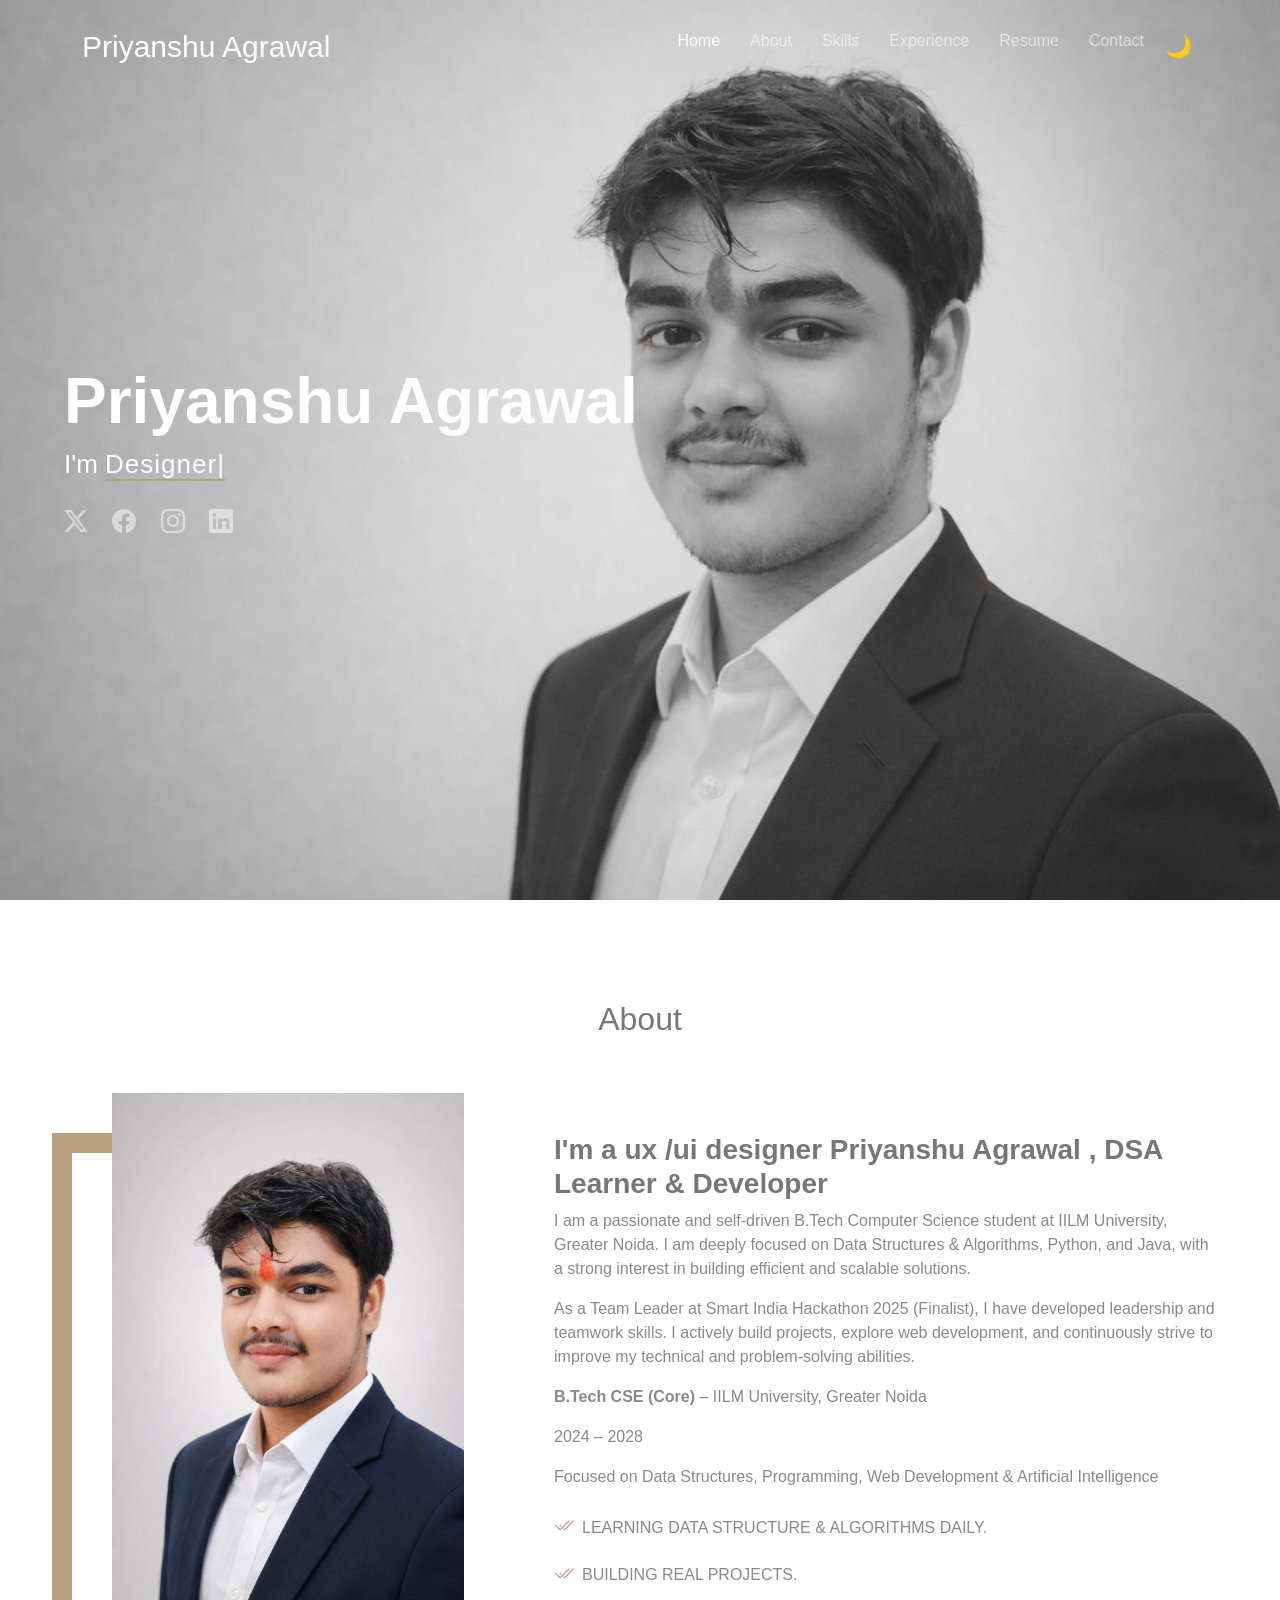
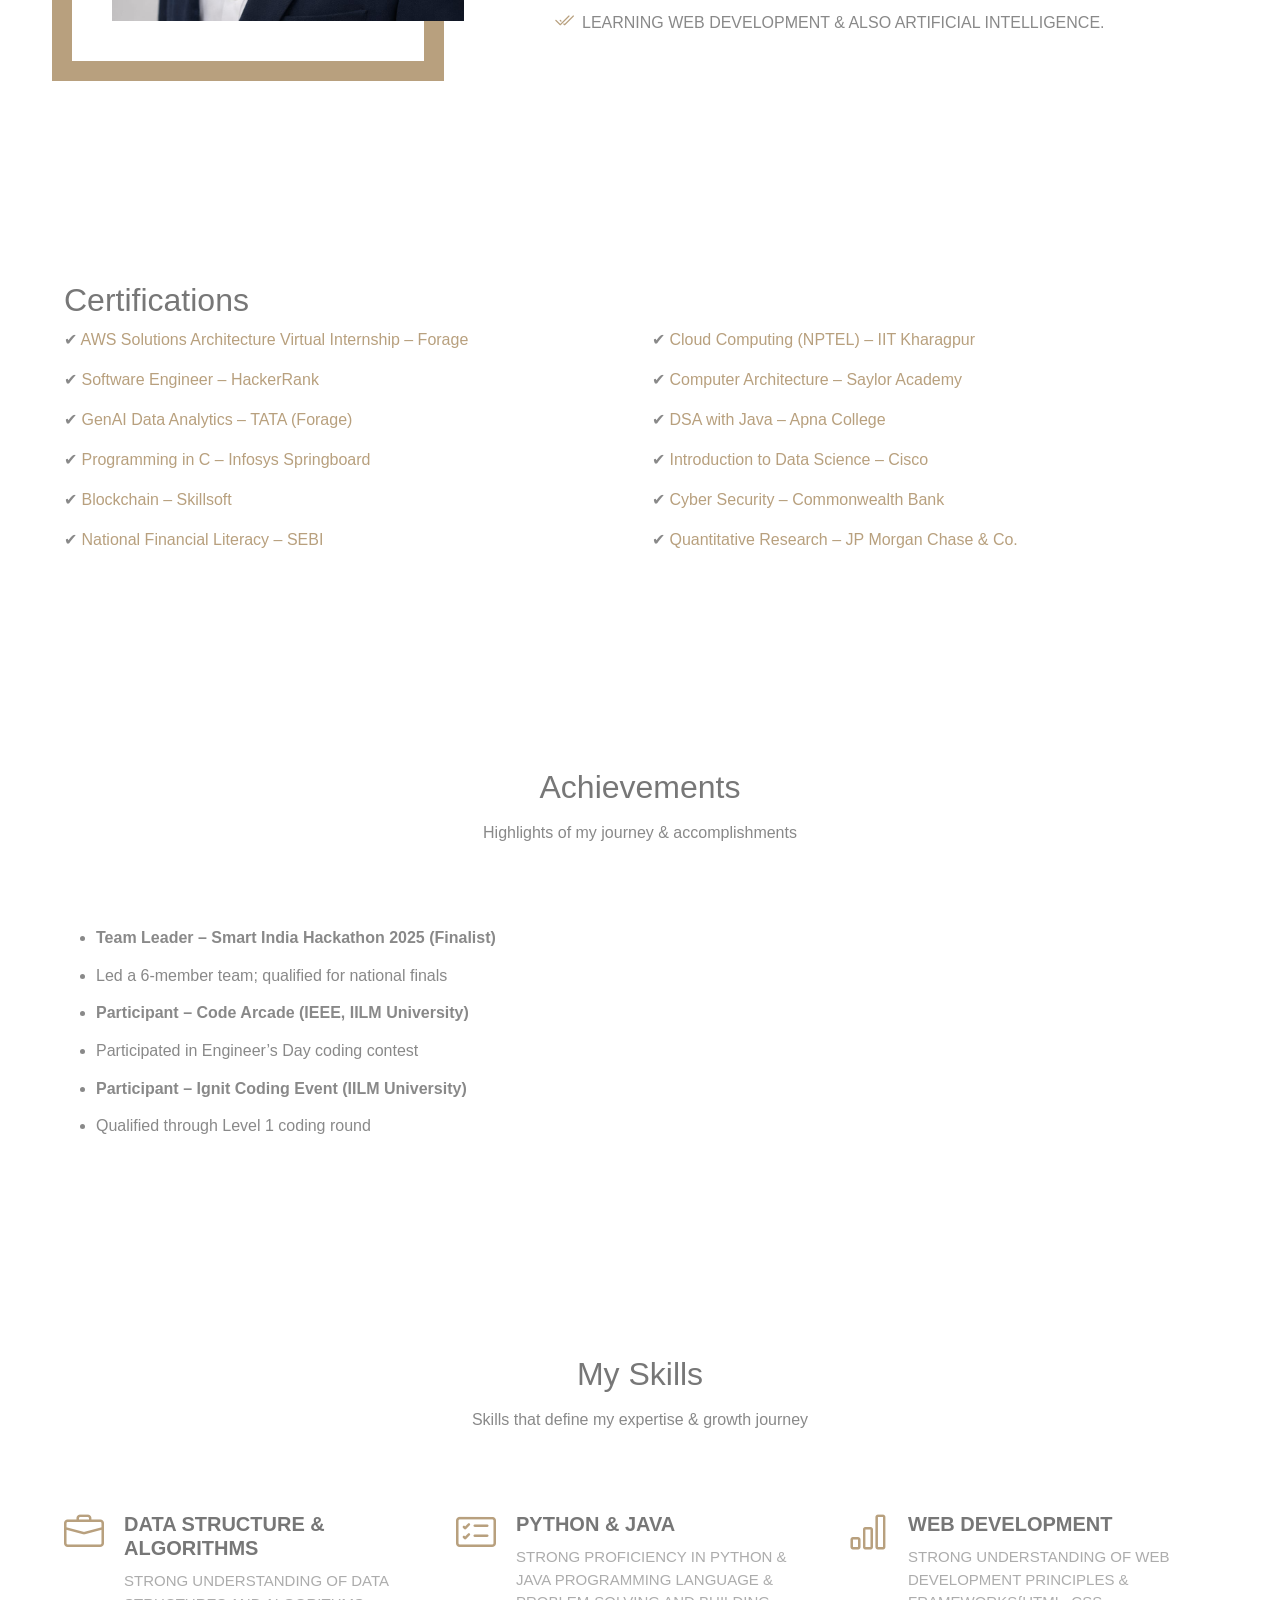
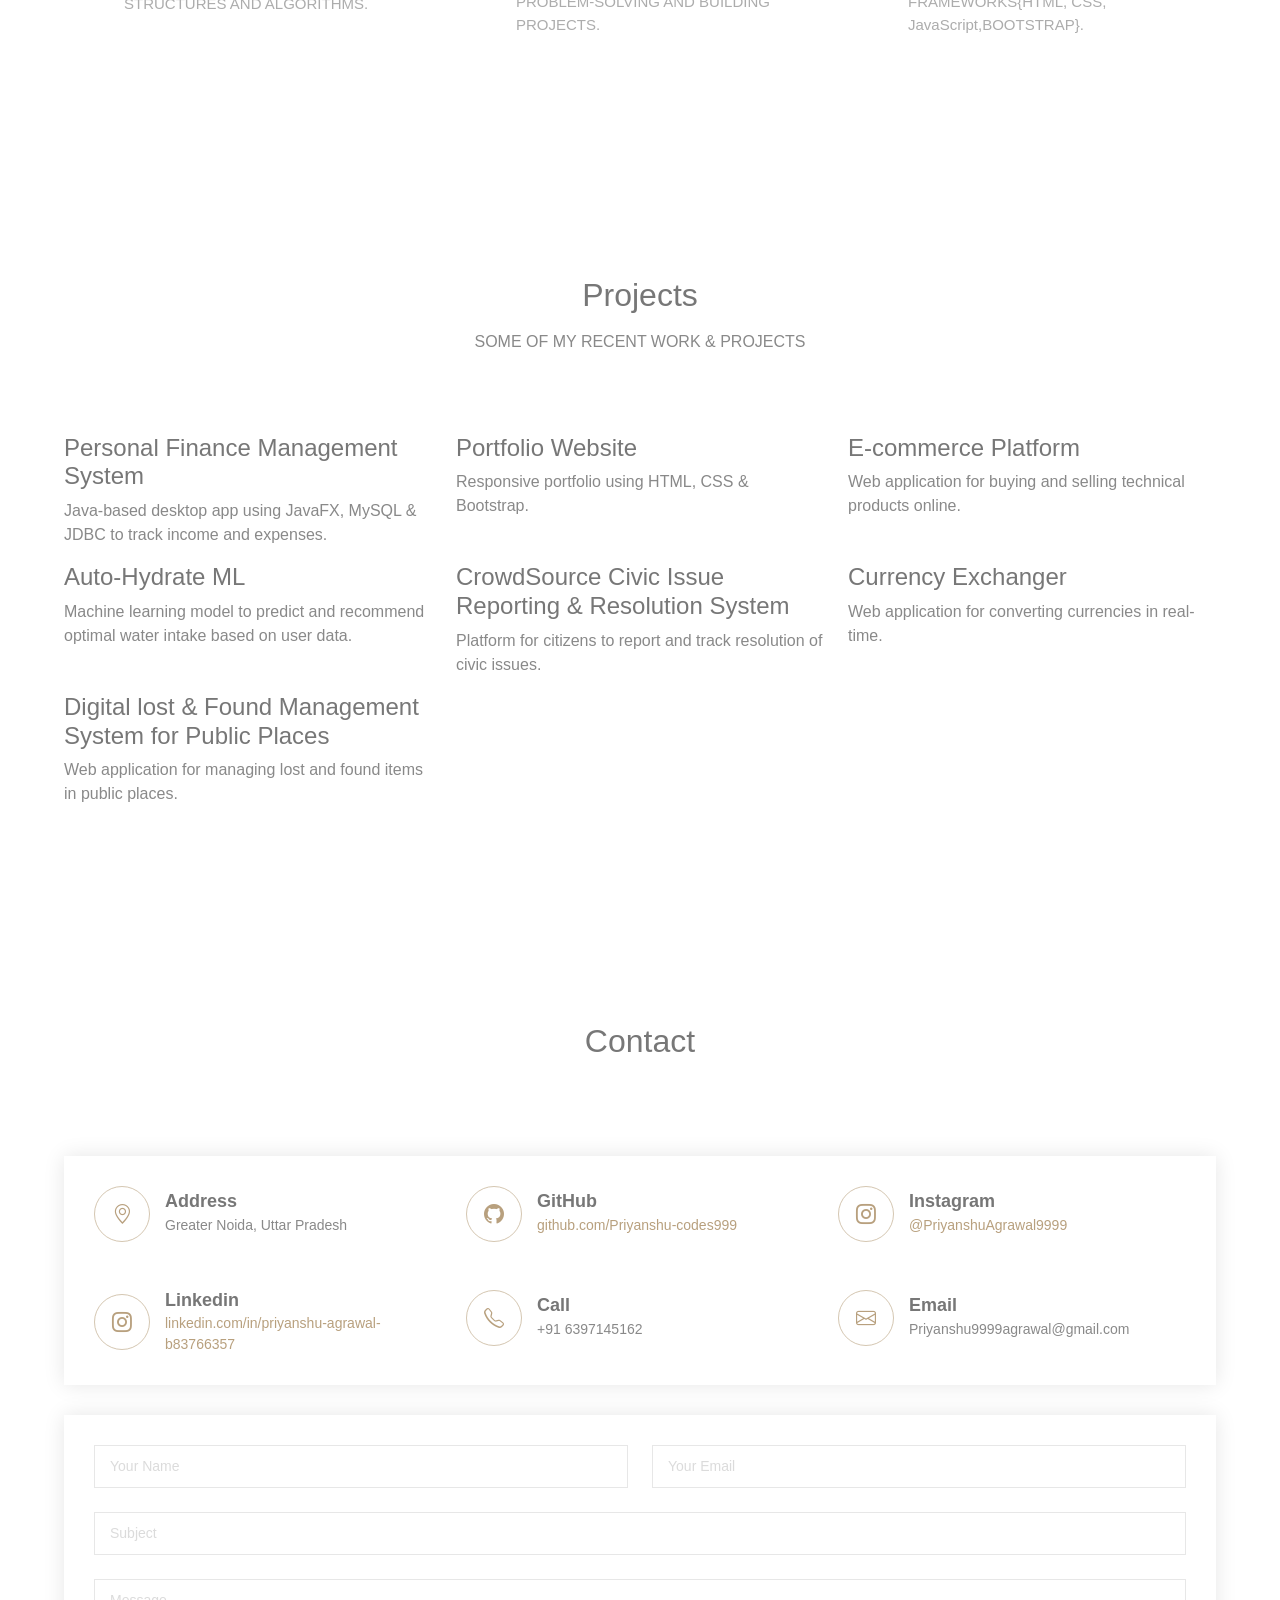
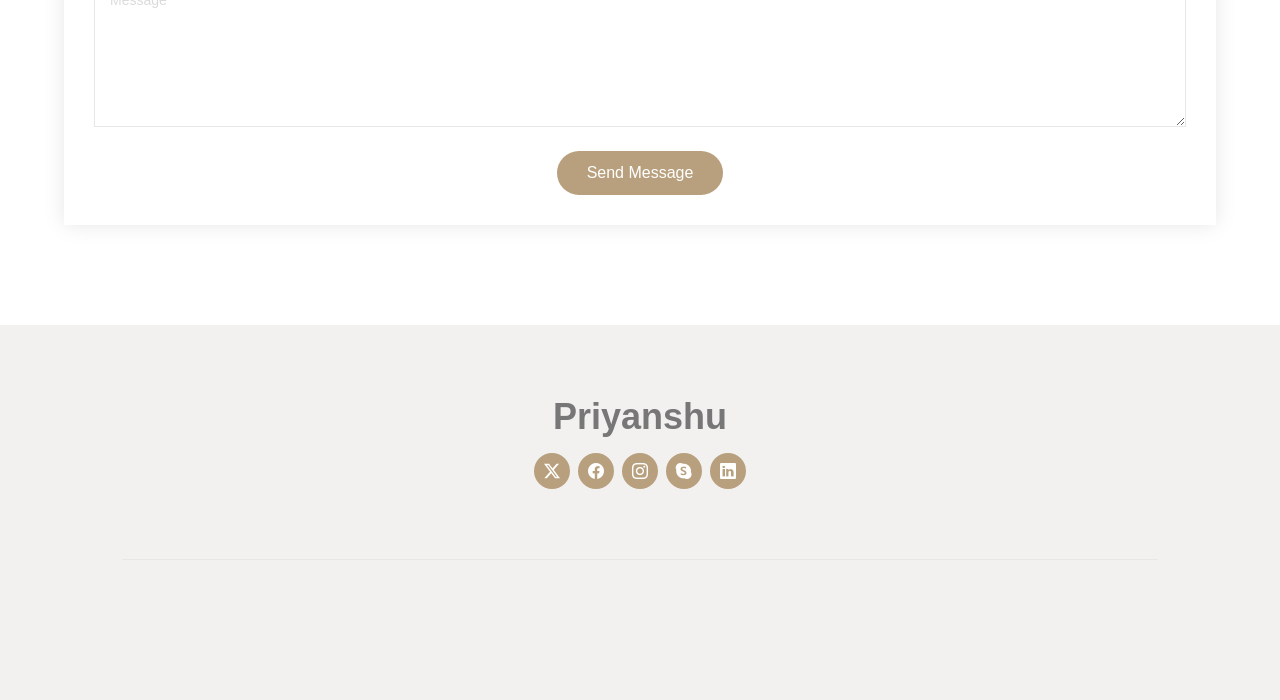
<file: index.html>
<!DOCTYPE html>
<html lang="en">

<head>
  <meta charset="utf-8">
  <meta content="width=device-width, initial-scale=1.0" name="viewport">
  <title>Index - Folio Bootstrap Template</title>
  <meta name="description" content="">
  <meta name="keywords" content="">

  <!-- Favicons -->
  <link href="assets/img/favicon.png" rel="icon">
  <link href="assets/img/apple-touch-icon.png" rel="apple-touch-icon">

  <!-- Fonts -->
  <link rel="preconnect" href="https://fonts.googleapis.com">
  <link rel="preconnect" href="https://fonts.gstatic.com" crossorigin>
  <link href="https://fonts.googleapis.com/css2?family=Roboto+Mono:ital,wght@0,100..700;1,100..700&display=swap"
    rel="stylesheet">
    
  <!-- Vendor CSS Files -->
  <link href="assets/vendor/bootstrap/css/bootstrap.min.css" rel="stylesheet">
  <link href="assets/vendor/bootstrap-icons/bootstrap-icons.css" rel="stylesheet">
  <link href="assets/vendor/aos/aos.css" rel="stylesheet">
  <link href="assets/vendor/swiper/swiper-bundle.min.css" rel="stylesheet">
  <link href="assets/vendor/glightbox/css/glightbox.min.css" rel="stylesheet">

  <!-- Main CSS File -->
  <link href="assets/css/main.css" rel="stylesheet">

  <!-- =======================================================
  * Template Name: Folio
  * Template URL: https://bootstrapmade.com/folio-bootstrap-portfolio-template/
  * Updated: Aug 08 2024 with Bootstrap v5.3.3
  * Author: BootstrapMade.com
  * License: https://bootstrapmade.com/license/
  ======================================================== -->
</head>

<body class="index-page">

  <header id="header" class="header d-flex align-items-center fixed-top">
    <div class="container-fluid container-xl position-relative d-flex align-items-center justify-content-between">

      <a href="index.html" class="logo d-flex align-items-center">
        <!-- Uncomment the line below if you also wish to use an image logo -->
        <!-- <img src="assets/img/logo.png" alt=""> -->
        <h1 class="sitename">Priyanshu Agrawal</h1>
      </a>

      <nav id="navmenu" class="navmenu">
        <ul>
          <li><a href="#hero" class="active">Home</a></li>
          <li><a href="#about">About</a></li>
          <li><a href="#services">Skills</a></li>
          <li><a href="experience.html">Experience</a></li>
          <li><a href="assets/Priyanshu Agrawal resume.. 65 aATS.pdf" target="_blank">Resume</a></li>
          <li><a href="#contact">Contact</a></li>
          <button id="theme-toggle" class="theme-btn">
  🌙
</button>
        </ul>
        <i class="mobile-nav-toggle d-xl-none bi bi-list"></i>
      </nav>

    </div>
  </header>

  <main class="main">

    <!-- Hero Section -->
    <section id="hero" class="hero section dark-background">

      <img src="assets/img/imagebg.jpg.jpeg" alt="" data-aos="fade-in">

      <div class="container" data-aos="fade-up" data-aos-delay="100">
        <h2>Priyanshu Agrawal<br></h2>
        <p>I'm <span class="typed" data-typed-items="Designer, Developer, Freelancer,DSA Learner">Freelancer</span></p>
        <div class="social-links">
          <a href="#"><i class="bi bi-twitter-x"></i></a>
          <a href="#"><i class="bi bi-facebook"></i></a>
          <a href="#"><i class="bi bi-instagram"></i></a>
          <a href="#"><i class="bi bi-linkedin"></i></a>
        </div>
      </div>

    </section><!-- /Hero Section -->

    <!-- About Section -->
    <section id="about" class="about section">

      <!-- Section Title -->
      <div class="container section-title" data-aos="fade-up">
        <h2>About</h2>

      </div><!-- End Section Title -->

      <div class="container" data-aos="fade-up" data-aos-delay="100">

        <div class="row gy-4 justify-content-between">
          <div class="col-lg-4 profile-img align-self-start">
            <img src="assets/img/profile-img.jpg.jpeg" class="img-fluid" alt="">
          </div>
          <div class="col-lg-7 content">
            <h3>I'm a ux /ui designer Priyanshu Agrawal , DSA Learner & Developer

            </h3>
            <p>I am a passionate and self-driven B.Tech Computer Science student at IILM University, Greater Noida.
             I am deeply focused on Data Structures & Algorithms, Python, and Java,
              with a strong interest in building efficient and scalable solutions.
            </p>
            <p>
              As a Team Leader at Smart India Hackathon 2025 (Finalist), I have developed leadership and teamwork
              skills.
              I actively build projects, explore web development, and continuously strive to improve my technical and
              problem-solving abilities.
            </p>
            </p>
            <p><strong>B.Tech CSE (Core)</strong> – IILM University, Greater Noida</p>
            <p>2024 – 2028 </p>
            <p>Focused on Data Structures, Programming, Web Development & Artificial Intelligence</p>
            <ul>
              <li><i class="bi bi-check2-all"></i> <span>LEARNING DATA STRUCTURE & ALGORITHMS DAILY.</span></li>
              <li><i class="bi bi-check2-all"></i> <span>BUILDING REAL PROJECTS.</span></li>
              <li><i class="bi bi-check2-all"></i> <span>LEARNING WEB DEVELOPMENT & ALSO ARTIFICIAL INTELLIGENCE.</span>
              </li>
            </ul>
          </div>
        </div>

      </div>

    </section><!-- /About Section -->

    <!-- Services Section -->
    <section id="certifications" class="section">
  <div class="container">
    <h2>Certifications</h2>

    <div class="row">

      <div class="col-md-6">
        <p>✔ <a href="https://drive.google.com/file/d/1csmj-kXp44or65XZdxb_wQQJvtwDKFRn/view?usp=drivesdk" target="_blank">AWS Solutions Architecture Virtual Internship – Forage</a></p>
      </div>

      <div class="col-md-6">
        <p>✔ <a href="https://drive.google.com/file/d/1b6KHoiPcTPlhRTejEAeUbuD9aI4e0tD9/view?usp=drivesdk" target="_blank">Cloud Computing (NPTEL) – IIT Kharagpur</a></p>
      </div>

      <div class="col-md-6">
        <p>✔ <a href="https://drive.google.com/file/d/1b6KHoiPcTPlhRTejEAeUbuD9aI4e0tD9/view?usp=drivesdk" target="_blank">Software Engineer – HackerRank</a></p>
      </div>

      <div class="col-md-6">
        <p>✔ <a href="https://drive.google.com/file/d/1wA8QjMWBrEwRhsERJtpjmnGqjxYDv108/view?usp=drivesdk" target="_blank">Computer Architecture – Saylor Academy</a></p>
      </div>

      <div class="col-md-6">
        <p>✔ <a href="https://drive.google.com/file/d/1X6TnsAYhWr6z-xIfQ0OB25vuWzHDjzMg/view?usp=drivesdk" target="_blank">GenAI Data Analytics – TATA (Forage)</a></p>
      </div>

      <div class="col-md-6">
        <p>✔ <a href="https://drive.google.com/file/d/1DL6vVYetUyUoSlJmlfcXWdniYoYA1SuR/view?usp=drivesdk" target="_blank">DSA with Java – Apna College</a></p>
      </div>

      <div class="col-md-6">
        <p>✔ <a href="https://drive.google.com/file/d/19wP06cVttT-JKbUEBgN1ZrlsYJFy6FEt/view?usp=drivesdk" target="_blank">Programming in C – Infosys Springboard</a></p>
      </div>

      <div class="col-md-6">
        <p>✔ <a href="https://drive.google.com/file/d/1aeDmNKOwzTy2P9ba9yU0BZ8p7kEbE5mg/view?usp=drivesdk" target="_blank">Introduction to Data Science – Cisco</a></p>
      </div>

      <div class="col-md-6">
        <p>✔ <a href="https://drive.google.com/file/d/1qhp8JTvUVHx36BOSnc7CjZ60nXMpJjRL/view?usp=drivesdk" target="_blank">Blockchain – Skillsoft</a></p>
      </div>

      <div class="col-md-6">
        <p>✔ <a href="https://drive.google.com/file/d/1b6KHoiPcTPlhRTejEAeUbuD9aI4e0tD9/view?usp=drivesdk" target="_blank">Cyber Security – Commonwealth Bank</a></p>
      </div>

      <div class="col-md-6">
        <p>✔ <a href="https://drive.google.com/file/d/1ZRwgspxarzte2p7Nyo5Bp6ieu9t46B9m/view?usp=drivesdk" target="_blank">National Financial Literacy – SEBI</a></p>
      </div>

      <div class="col-md-6">
        <p>✔ <a href="YOUR_LINK_HERE" target="_blank">Quantitative Research – JP Morgan Chase & Co.</a></p>
      </div>

    </div>
  </div>
</section>

        </div>

      </div>
    </section>
    <section id="achievements" class="services section">

      <div class="container section-title">
        <h2>Achievements</h2>
        <p>Highlights of my journey & accomplishments</p>
      </div>

      <div class="container">
        <ul>
          <li><strong>Team Leader – Smart India Hackathon 2025 (Finalist)</strong></li>
          <li>Led a 6-member team; qualified for national finals</li>

          <li><strong>Participant – Code Arcade (IEEE, IILM University)</strong></li>
          <li>Participated in Engineer’s Day coding contest</li>

          <li><strong>Participant – Ignit Coding Event (IILM University)</strong></li>
          <li>Qualified through Level 1 coding round</li>
        </ul>
      </div>

    </section>

    <section id="services" class="services section">
     

      <!-- Section Title -->
      <div class="container section-title" data-aos="fade-up">
        <h2>My Skills</h2>
        <p>Skills that define my expertise & growth journey</p>
      </div><!-- End Section Title -->

      <div class="container">

        <div class="row gy-4">

          <div class="col-lg-4 col-md-6 service-item d-flex" data-aos="fade-up" data-aos-delay="100">
            <div class="icon flex-shrink-0"><i class="bi bi-briefcase"></i></div>
            <div>
              <h4 class="title">DATA STRUCTURE & ALGORITHMS</h4>
              <p class="description">STRONG UNDERSTANDING OF DATA STRUCTURES AND ALGORITHMS.</p>
              
            </div>
          </div>
          <!-- End Service Item -->

          <div class="col-lg-4 col-md-6 service-item d-flex" data-aos="fade-up" data-aos-delay="200">
            <div class="icon flex-shrink-0"><i class="bi bi-card-checklist"></i></div>
            <div>
              <h4 class="title">PYTHON & JAVA</h4>
              <p class="description">STRONG PROFICIENCY IN PYTHON & JAVA PROGRAMMING LANGUAGE & PROBLEM-SOLVING AND
                BUILDING PROJECTS.</p>
              
            </div>
          </div><!-- End Service Item -->

          <div class="col-lg-4 col-md-6 service-item d-flex" data-aos="fade-up" data-aos-delay="300">
            <div class="icon flex-shrink-0"><i class="bi bi-bar-chart"></i></div>
            <div>
              <h4 class="title">WEB DEVELOPMENT</h4>
              <p class="description">STRONG UNDERSTANDING OF WEB DEVELOPMENT PRINCIPLES & FRAMEWORKS{HTML, CSS,
                JavaScript,BOOTSTRAP}.</p>
             
            </div>
          </div><!-- End Service Item -->

        </div>

      </div>

    </section><!-- /Services Section -->


    <!-- Projects Section -->
    <section id="Projects" class="Projects section">

      <!-- Section Title -->
      <div class="container section-title" data-aos="fade-up">
        <h2>Projects</h2>
        <p>SOME OF MY RECENT WORK & PROJECTS</p>
      </div><!-- End Section Title -->

      <div class="container">

        <div class="isotope-layout" data-default-filter="*" data-layout="masonry" data-sort="original-order">

        </div>
        <div class="row">

          <div class="col-md-4">
            <h4>Personal Finance Management System</h4>
            <p>Java-based desktop app using JavaFX, MySQL & JDBC to track income and expenses.</p>
          </div>

          <div class="col-md-4">
            <h4>Portfolio Website</h4>
            <p>Responsive portfolio using HTML, CSS & Bootstrap.</p>
          </div>

          <div class="col-md-4">
            <h4>E-commerce Platform</h4>
            <p>Web application for buying and selling technical products online.</p>
          </div>

           <div class="col-md-4">
            <h4>Auto-Hydrate ML</h4>
            <p>Machine learning model to predict and recommend optimal water intake based on user data.</p>
          </div>

          <div class="col-md-4">
            <h4>CrowdSource Civic Issue Reporting & Resolution System</h4>
            <p>Platform for citizens to report and track resolution of civic issues.</p>
          </div>

          <div class="col-md-4">
            <h4>Currency Exchanger</h4>
            <p>Web application for converting currencies in real-time.</p>
          </div>

           <div class="col-md-4">
            <h4>Digital lost & Found Management System for Public Places</h4>
            <p>Web application for managing lost and found items in public places.</p>
          </div>

    </section><!-- /Projects Section -->

    <!-- Contact Section -->
    <section id="contact" class="contact section">

      <!-- Section Title -->
      <div class="container section-title" data-aos="fade-up">
        <h2>Contact</h2>

      </div><!-- End Section Title -->

      <div class="container" data-aos="fade-up" data-aos-delay="100">

        <div class="info-wrap" data-aos="fade-up" data-aos-delay="200">
          <div class="row gy-5">

            <div class="col-lg-4">
              <div class="info-item d-flex align-items-center">
                <i class="bi bi-geo-alt flex-shrink-0"></i>
                <div>
                  <h3>Address</h3>
                  <p>Greater Noida, Uttar Pradesh</p>
                </div>
              </div>
            </div><!-- End Info Item -->

            <div class="col-lg-4">
  <div class="info-item d-flex align-items-center">
    <i class="bi bi-github flex-shrink-0"></i>
    <div>
      <h3>GitHub</h3>
      <p>
        <a href="https://github.com/Priyanshu-codes999" target="_blank">
          github.com/Priyanshu-codes999
        </a>
      </p>
    </div>
  </div>
</div>

<div class="col-lg-4">
  <div class="info-item d-flex align-items-center">
    <i class="bi bi-instagram flex-shrink-0"></i>
    <div>
      <h3>Instagram</h3>
      <p>
        <a href="https://instagram.com/priyanshuagrawal9999" target="_blank">
          @PriyanshuAgrawal9999
        </a>
      </p>
    </div>
  </div>
</div>
<div class="col-lg-4">
  <div class="info-item d-flex align-items-center">
    <i class="bi bi-instagram flex-shrink-0"></i>
    <div>
      <h3>Linkedin</h3>
      <p>
        <a href="https://www.linkedin.com/in/pri yanshu-agrawal-b83766357/" target="_blank">
          linkedin.com/in/priyanshu-agrawal-b83766357
        </a>
      </p>
    </div>
  </div>
</div>

            <div class="col-lg-4">
              <div class="info-item d-flex align-items-center">
                <i class="bi bi-telephone flex-shrink-0"></i>
                <div>
                  <h3>Call<br></h3>
                  <p>+91 6397145162</p>
                </div>
              </div>
            </div><!-- End Info Item -->

            <div class="col-lg-4">
              <div class="info-item d-flex align-items-center">
                <i class="bi bi-envelope flex-shrink-0"></i>
                <div>
                  <h3>Email</h3>
                  <p>Priyanshu9999agrawal@gmail.com</p>
                </div>
              </div>
            </div><!-- End Info Item -->
            

          </div>
        </div>

        <form action="forms/contact.php" method="post" class="php-email-form" data-aos="fade-up" data-aos-delay="300">
          <div class="row gy-4">

            <div class="col-md-6">
              <input type="text" name="name" class="form-control" placeholder="Your Name" required="">
            </div>

            <div class="col-md-6 ">
              <input type="email" class="form-control" name="email" placeholder="Your Email" required="">
            </div>

            <div class="col-md-12">
              <input type="text" class="form-control" name="subject" placeholder="Subject" required="">
            </div>

            <div class="col-md-12">
              <textarea class="form-control" name="message" rows="6" placeholder="Message" required=""></textarea>
            </div>

            <div class="col-md-12 text-center">
              <div class="loading">Loading</div>
              <div class="error-message"></div>
              <div class="sent-message">Your message has been sent. Thank you!</div>

              <button type="submit">Send Message</button>
            </div>

          </div>
        </form><!-- End Contact Form -->

      </div>

    </section><!-- /Contact Section -->

  </main>

  <footer id="footer" class="footer light-background">
    <div class="container">
      <h3 class="sitename">Priyanshu</h3>

      <div class="social-links d-flex justify-content-center">
        <a href=""><i class="bi bi-twitter-x"></i></a>
        <a href=""><i class="bi bi-facebook"></i></a>
        <a href=""><i class="bi bi-instagram"></i></a>
        <a href=""><i class="bi bi-skype"></i></a>
        <a href=""><i class="bi bi-linkedin"></i></a>
      </div>
      <div class="container">
        <div class="copyright">

        </div>
        <div class="credits">
          <!-- All the links in the footer should remain intact. -->
          <!-- You can delete the links only if you've purchased the pro version. -->
          <!-- Licensing information: https://bootstrapmade.com/license/ -->
          <!-- Purchase the pro version with working PHP/AJAX contact form: [buy-url] -->

        </div>
      </div>
    </div>
  </footer>

  <!-- Scroll Top -->
  <a href="#" id="scroll-top" class="scroll-top d-flex align-items-center justify-content-center"><i
      class="bi bi-arrow-up-short"></i></a>

  <!-- Preloader -->
  <div id="preloader"></div>

  <!-- Vendor JS Files -->
  <script src="assets/vendor/bootstrap/js/bootstrap.bundle.min.js"></script>
  <script src="assets/vendor/php-email-form/validate.js"></script>
  <script src="assets/vendor/aos/aos.js"></script>
  <script src="assets/vendor/typed.js/typed.umd.js"></script>
  <script src="assets/vendor/swiper/swiper-bundle.min.js"></script>
  <script src="assets/vendor/glightbox/js/glightbox.min.js"></script>
  <script src="assets/vendor/imagesloaded/imagesloaded.pkgd.min.js"></script>
  <script src="assets/vendor/isotope-layout/isotope.pkgd.min.js"></script>

  <!-- Main JS File -->
  <script src="assets/js/main.js"></script>

  <script>
const toggleBtn = document.getElementById("theme-toggle");

toggleBtn.addEventListener("click", () => {
  document.body.classList.toggle("dark-mode");

  if(document.body.classList.contains("dark-mode")){
    localStorage.setItem("theme","dark");
    toggleBtn.innerHTML="☀️";
  }else{
    localStorage.setItem("theme","light");
    toggleBtn.innerHTML="🌙";
  }
});

if(localStorage.getItem("theme")==="dark"){
  document.body.classList.add("dark-mode");
  toggleBtn.innerHTML="☀️";
}
</script>

</body>

</html>
</file>
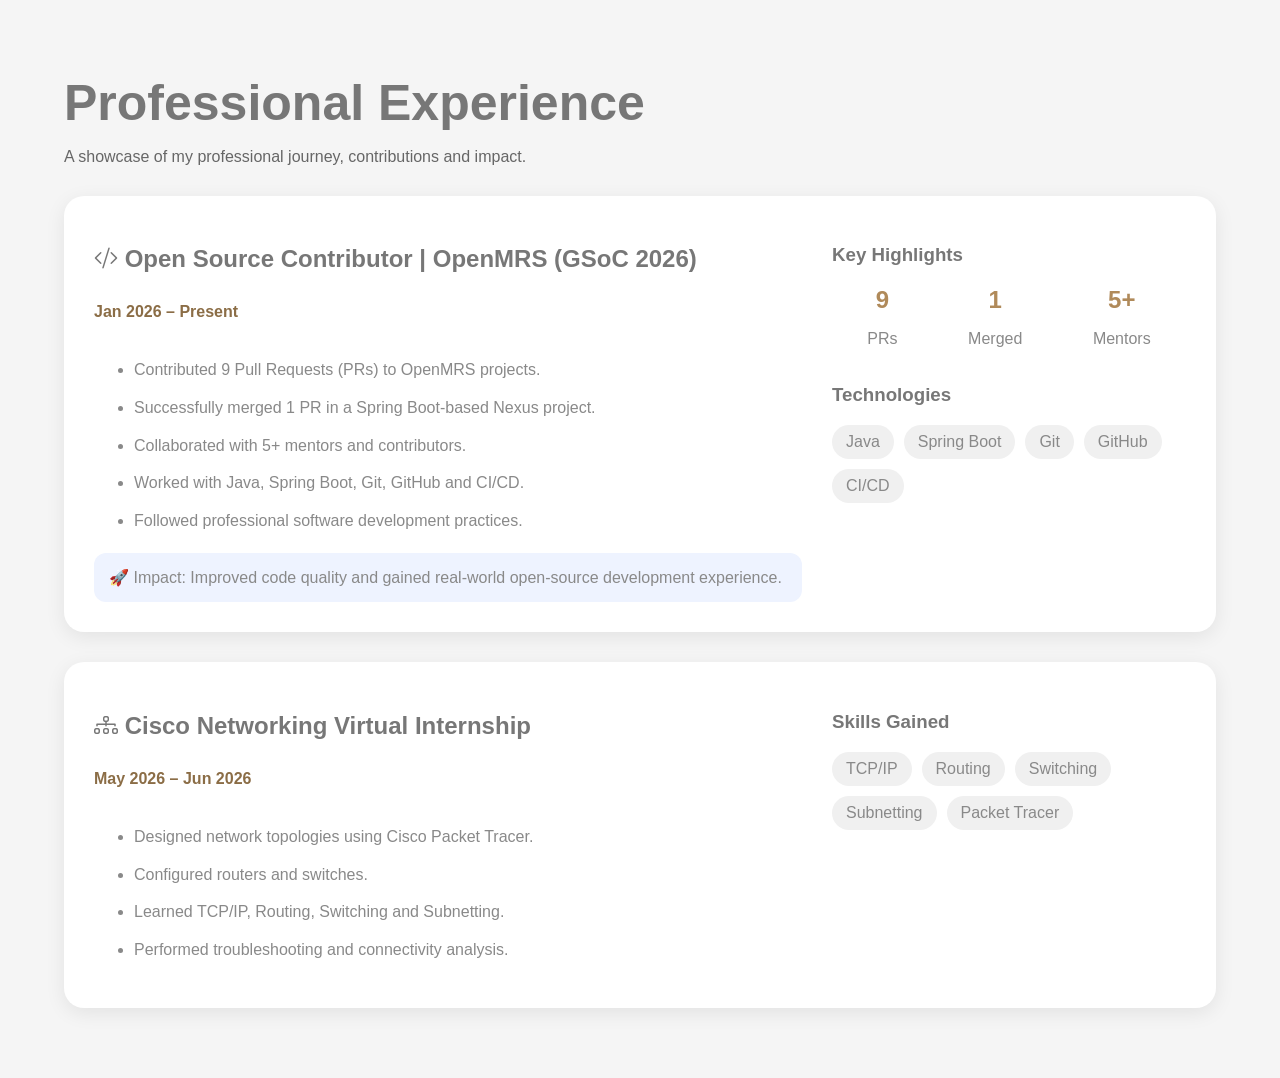
<file: experience.html>
<!DOCTYPE html>
<html lang="en">
<head>
  <meta charset="UTF-8">
  <meta name="viewport" content="width=device-width, initial-scale=1.0">
  <title>Professional Experience</title>

  <link rel="stylesheet" href="assets/css/main.css">

  <link rel="stylesheet"
    href="https://cdn.jsdelivr.net/npm/bootstrap-icons@1.11.3/font/bootstrap-icons.min.css">
</head>

<body>

<div class="container">

  <h1>Professional Experience</h1>
  <p class="subtitle">
    A showcase of my professional journey, contributions and impact.
  </p>

  <!-- OpenMRS Card -->
  <div class="card">

    <div class="left">

      <h2><i class="bi bi-code-slash"></i>
        Open Source Contributor | OpenMRS (GSoC 2026)
      </h2>

      <span class="date">Jan 2026 – Present</span>

      <ul>
        <li>Contributed 9 Pull Requests (PRs) to OpenMRS projects.</li>
        <li>Successfully merged 1 PR in a Spring Boot-based Nexus project.</li>
        <li>Collaborated with 5+ mentors and contributors.</li>
        <li>Worked with Java, Spring Boot, Git, GitHub and CI/CD.</li>
        <li>Followed professional software development practices.</li>
      </ul>

      <div class="impact">
        🚀 Impact: Improved code quality and gained real-world open-source development experience.
      </div>

    </div>

    <div class="right">

      <h3>Key Highlights</h3>

      <div class="stats">

        <div>
          <h2>9</h2>
          <p>PRs</p>
        </div>

        <div>
          <h2>1</h2>
          <p>Merged</p>
        </div>

        <div>
          <h2>5+</h2>
          <p>Mentors</p>
        </div>

      </div>

      <h3>Technologies</h3>

      <div class="tags">
        <span>Java</span>
        <span>Spring Boot</span>
        <span>Git</span>
        <span>GitHub</span>
        <span>CI/CD</span>
      </div>

    </div>

  </div>

  <!-- Cisco Card -->

  <div class="card">

    <div class="left">

      <h2><i class="bi bi-diagram-3"></i>
        Cisco Networking Virtual Internship
      </h2>

      <span class="date">May 2026 – Jun 2026</span>

      <ul>
        <li>Designed network topologies using Cisco Packet Tracer.</li>
        <li>Configured routers and switches.</li>
        <li>Learned TCP/IP, Routing, Switching and Subnetting.</li>
        <li>Performed troubleshooting and connectivity analysis.</li>
      </ul>

    </div>

    <div class="right">

      <h3>Skills Gained</h3>

      <div class="tags">
        <span>TCP/IP</span>
        <span>Routing</span>
        <span>Switching</span>
        <span>Subnetting</span>
        <span>Packet Tracer</span>
      </div>

    </div>

  </div>

</div>

</body>
</html>
</file>
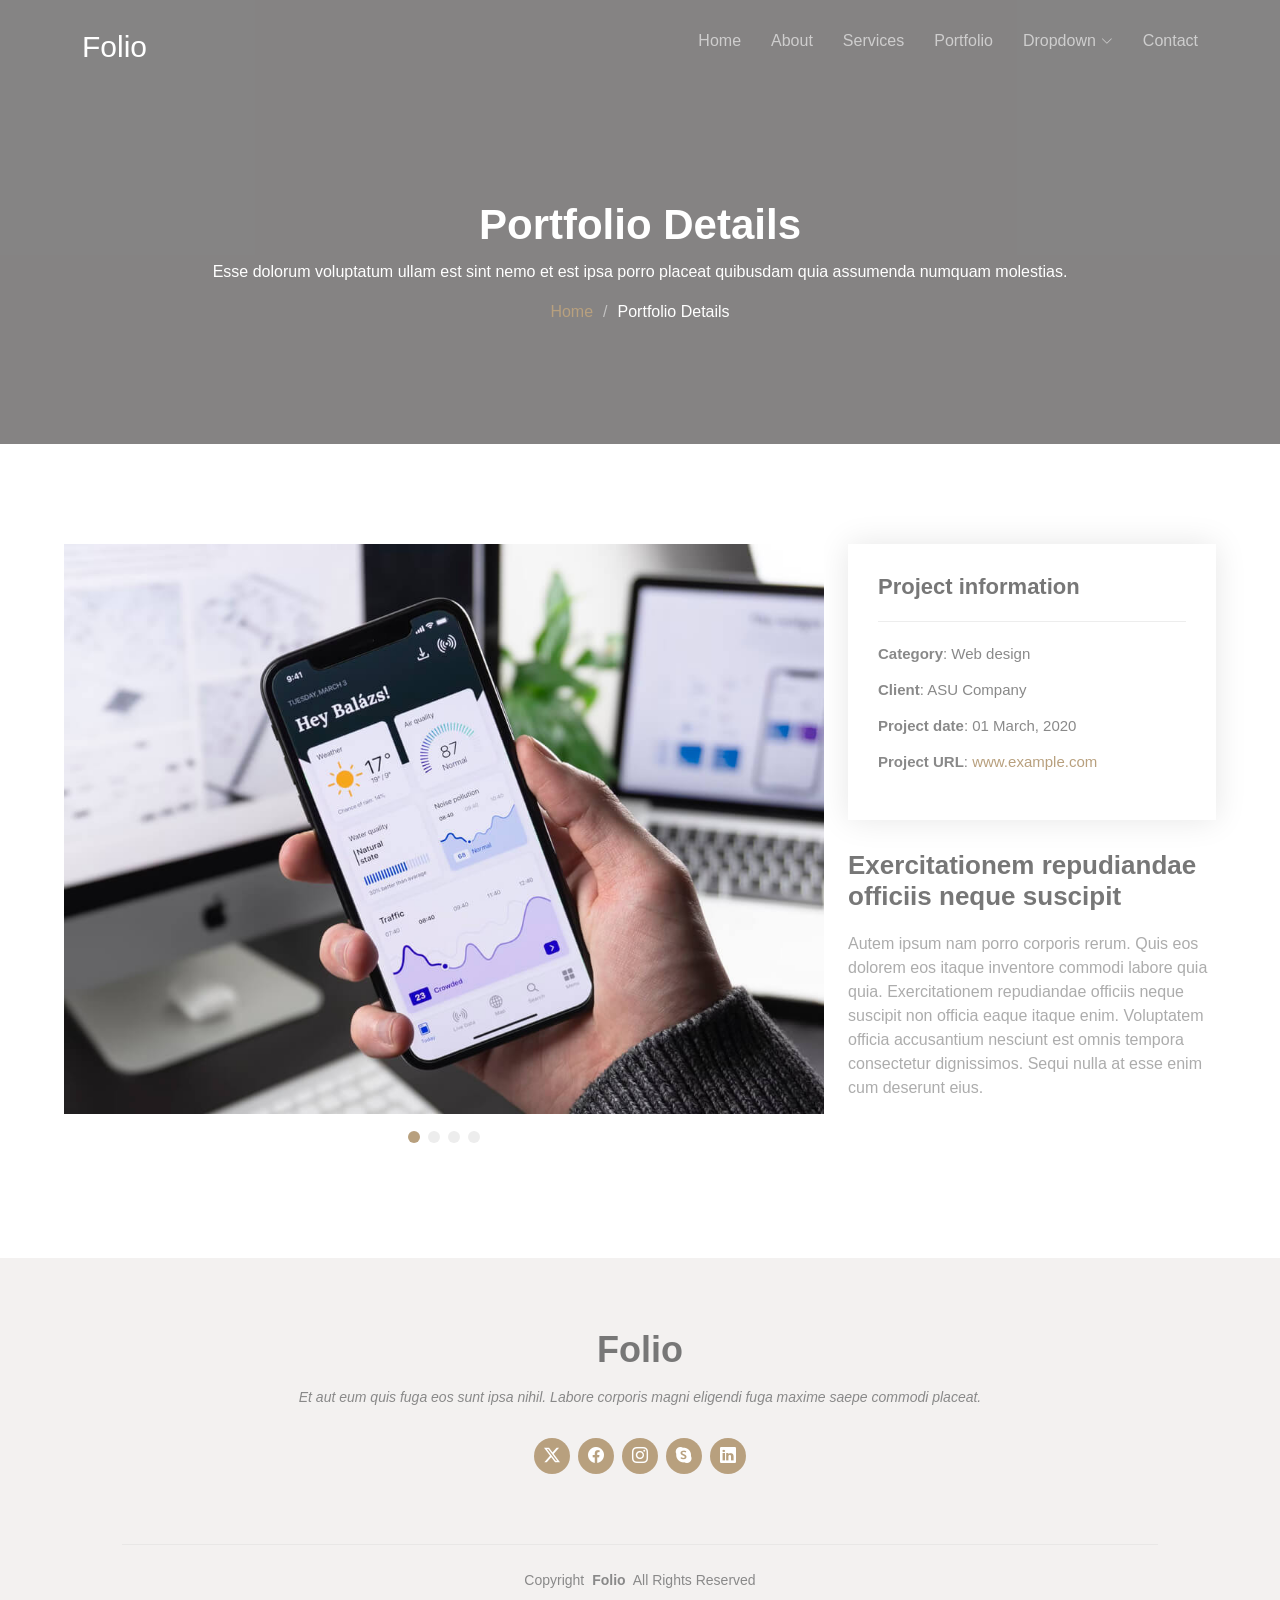
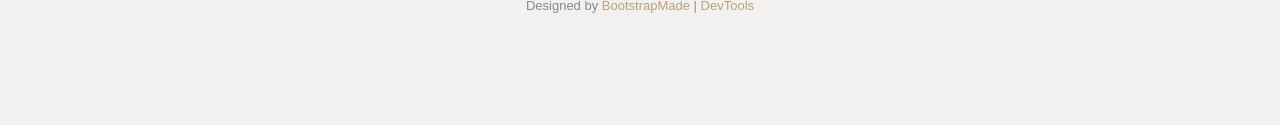
<file: portfolio-details.html>
<!DOCTYPE html>
<html lang="en">

<head>
  <meta charset="utf-8">
  <meta content="width=device-width, initial-scale=1.0" name="viewport">
  <title>Portfolio Details - Folio Bootstrap Template</title>
  <meta name="description" content="">
  <meta name="keywords" content="">

  <!-- Favicons -->
  <link href="assets/img/favicon.png" rel="icon">
  <link href="assets/img/apple-touch-icon.png" rel="apple-touch-icon">

  <!-- Fonts -->
  <link href="https://fonts.googleapis.com" rel="preconnect">
  <link href="https://fonts.gstatic.com" rel="preconnect" crossorigin>
  <link href="https://fonts.googleapis.com/css2?family=Roboto:ital,wght@0,100;0,300;0,400;0,500;0,700;0,900;1,100;1,300;1,400;1,500;1,700;1,900&family=Poppins:ital,wght@0,100;0,200;0,300;0,400;0,500;0,600;0,700;0,800;0,900;1,100;1,200;1,300;1,400;1,500;1,600;1,700;1,800;1,900&family=Playfair+Display:ital,wght@0,400;0,500;0,600;0,700;0,800;0,900;1,400;1,500;1,600;1,700;1,800;1,900&display=swap" rel="stylesheet">

  <!-- Vendor CSS Files -->
  <link href="assets/vendor/bootstrap/css/bootstrap.min.css" rel="stylesheet">
  <link href="assets/vendor/bootstrap-icons/bootstrap-icons.css" rel="stylesheet">
  <link href="assets/vendor/aos/aos.css" rel="stylesheet">
  <link href="assets/vendor/swiper/swiper-bundle.min.css" rel="stylesheet">
  <link href="assets/vendor/glightbox/css/glightbox.min.css" rel="stylesheet">

  <!-- Main CSS File -->
  <link href="assets/css/main.css" rel="stylesheet">

  <!-- =======================================================
  * Template Name: Folio
  * Template URL: https://bootstrapmade.com/folio-bootstrap-portfolio-template/
  * Updated: Aug 08 2024 with Bootstrap v5.3.3
  * Author: BootstrapMade.com
  * License: https://bootstrapmade.com/license/
  ======================================================== -->
</head>

<body class="portfolio-details-page">

  <header id="header" class="header d-flex align-items-center fixed-top">
    <div class="container-fluid container-xl position-relative d-flex align-items-center justify-content-between">

      <a href="index.html" class="logo d-flex align-items-center">
        <!-- Uncomment the line below if you also wish to use an image logo -->
        <!-- <img src="assets/img/logo.png" alt=""> -->
        <h1 class="sitename">Folio</h1>
      </a>

      <nav id="navmenu" class="navmenu">
        <ul>
          <li><a href="#hero">Home</a></li>
          <li><a href="#about">About</a></li>
          <li><a href="#services">Services</a></li>
          <li><a href="#portfolio">Portfolio</a></li>
          <li class="dropdown"><a href="#"><span>Dropdown</span> <i class="bi bi-chevron-down toggle-dropdown"></i></a>
            <ul>
              <li><a href="#">Dropdown 1</a></li>
              <li class="dropdown"><a href="#"><span>Deep Dropdown</span> <i class="bi bi-chevron-down toggle-dropdown"></i></a>
                <ul>
                  <li><a href="#">Deep Dropdown 1</a></li>
                  <li><a href="#">Deep Dropdown 2</a></li>
                  <li><a href="#">Deep Dropdown 3</a></li>
                  <li><a href="#">Deep Dropdown 4</a></li>
                  <li><a href="#">Deep Dropdown 5</a></li>
                </ul>
              </li>
              <li><a href="#">Dropdown 2</a></li>
              <li><a href="#">Dropdown 3</a></li>
              <li><a href="#">Dropdown 4</a></li>
            </ul>
          </li>
          <li><a href="#contact">Contact</a></li>
        </ul>
        <i class="mobile-nav-toggle d-xl-none bi bi-list"></i>
      </nav>

    </div>
  </header>

  <main class="main">

    <!-- Page Title -->
    <div class="page-title dark-background">
      <div class="container position-relative">
        <h1>Portfolio Details</h1>
        <p>Esse dolorum voluptatum ullam est sint nemo et est ipsa porro placeat quibusdam quia assumenda numquam molestias.</p>
        <nav class="breadcrumbs">
          <ol>
            <li><a href="index.html">Home</a></li>
            <li class="current">Portfolio Details</li>
          </ol>
        </nav>
      </div>
    </div><!-- End Page Title -->

    <!-- Portfolio Details Section -->
    <section id="portfolio-details" class="portfolio-details section">

      <div class="container" data-aos="fade-up" data-aos-delay="100">

        <div class="row gy-4">

          <div class="col-lg-8">
            <div class="portfolio-details-slider swiper init-swiper">

              <script type="application/json" class="swiper-config">
                {
                  "loop": true,
                  "speed": 600,
                  "autoplay": {
                    "delay": 5000
                  },
                  "slidesPerView": "auto",
                  "pagination": {
                    "el": ".swiper-pagination",
                    "type": "bullets",
                    "clickable": true
                  }
                }
              </script>

              <div class="swiper-wrapper align-items-center">

                <div class="swiper-slide">
                  <img src="assets/img/portfolio/app-1.jpg" alt="">
                </div>

                <div class="swiper-slide">
                  <img src="assets/img/portfolio/product-1.jpg" alt="">
                </div>

                <div class="swiper-slide">
                  <img src="assets/img/portfolio/branding-1.jpg" alt="">
                </div>

                <div class="swiper-slide">
                  <img src="assets/img/portfolio/books-1.jpg" alt="">
                </div>

              </div>
              <div class="swiper-pagination"></div>
            </div>
          </div>

          <div class="col-lg-4">
            <div class="portfolio-info" data-aos="fade-up" data-aos-delay="200">
              <h3>Project information</h3>
              <ul>
                <li><strong>Category</strong>: Web design</li>
                <li><strong>Client</strong>: ASU Company</li>
                <li><strong>Project date</strong>: 01 March, 2020</li>
                <li><strong>Project URL</strong>: <a href="#">www.example.com</a></li>
              </ul>
            </div>
            <div class="portfolio-description" data-aos="fade-up" data-aos-delay="300">
              <h2>Exercitationem repudiandae officiis neque suscipit</h2>
              <p>
                Autem ipsum nam porro corporis rerum. Quis eos dolorem eos itaque inventore commodi labore quia quia. Exercitationem repudiandae officiis neque suscipit non officia eaque itaque enim. Voluptatem officia accusantium nesciunt est omnis tempora consectetur dignissimos. Sequi nulla at esse enim cum deserunt eius.
              </p>
            </div>
          </div>

        </div>

      </div>

    </section><!-- /Portfolio Details Section -->

  </main>

  <footer id="footer" class="footer light-background">
    <div class="container">
      <h3 class="sitename">Folio</h3>
      <p>Et aut eum quis fuga eos sunt ipsa nihil. Labore corporis magni eligendi fuga maxime saepe commodi placeat.</p>
      <div class="social-links d-flex justify-content-center">
        <a href=""><i class="bi bi-twitter-x"></i></a>
        <a href=""><i class="bi bi-facebook"></i></a>
        <a href=""><i class="bi bi-instagram"></i></a>
        <a href=""><i class="bi bi-skype"></i></a>
        <a href=""><i class="bi bi-linkedin"></i></a>
      </div>
      <div class="container">
        <div class="copyright">
          <span>Copyright</span> <strong class="px-1 sitename">Folio</strong> <span>All Rights Reserved</span>
        </div>
        <div class="credits">
          <!-- All the links in the footer should remain intact. -->
          <!-- You can delete the links only if you've purchased the pro version. -->
          <!-- Licensing information: https://bootstrapmade.com/license/ -->
          <!-- Purchase the pro version with working PHP/AJAX contact form: [buy-url] -->
          Designed by <a href="https://bootstrapmade.com/">BootstrapMade</a> | <a href="https://bootstrapmade.com/tools/">DevTools</a>
        </div>
      </div>
    </div>
  </footer>

  <!-- Scroll Top -->
  <a href="#" id="scroll-top" class="scroll-top d-flex align-items-center justify-content-center"><i class="bi bi-arrow-up-short"></i></a>

  <!-- Preloader -->
  <div id="preloader"></div>

  <!-- Vendor JS Files -->
  <script src="assets/vendor/bootstrap/js/bootstrap.bundle.min.js"></script>
  <script src="assets/vendor/php-email-form/validate.js"></script>
  <script src="assets/vendor/aos/aos.js"></script>
  <script src="assets/vendor/typed.js/typed.umd.js"></script>
  <script src="assets/vendor/swiper/swiper-bundle.min.js"></script>
  <script src="assets/vendor/glightbox/js/glightbox.min.js"></script>
  <script src="assets/vendor/imagesloaded/imagesloaded.pkgd.min.js"></script>
  <script src="assets/vendor/isotope-layout/isotope.pkgd.min.js"></script>

  <!-- Main JS File -->
  <script src="assets/js/main.js"></script>

</body>

</html>
</file>
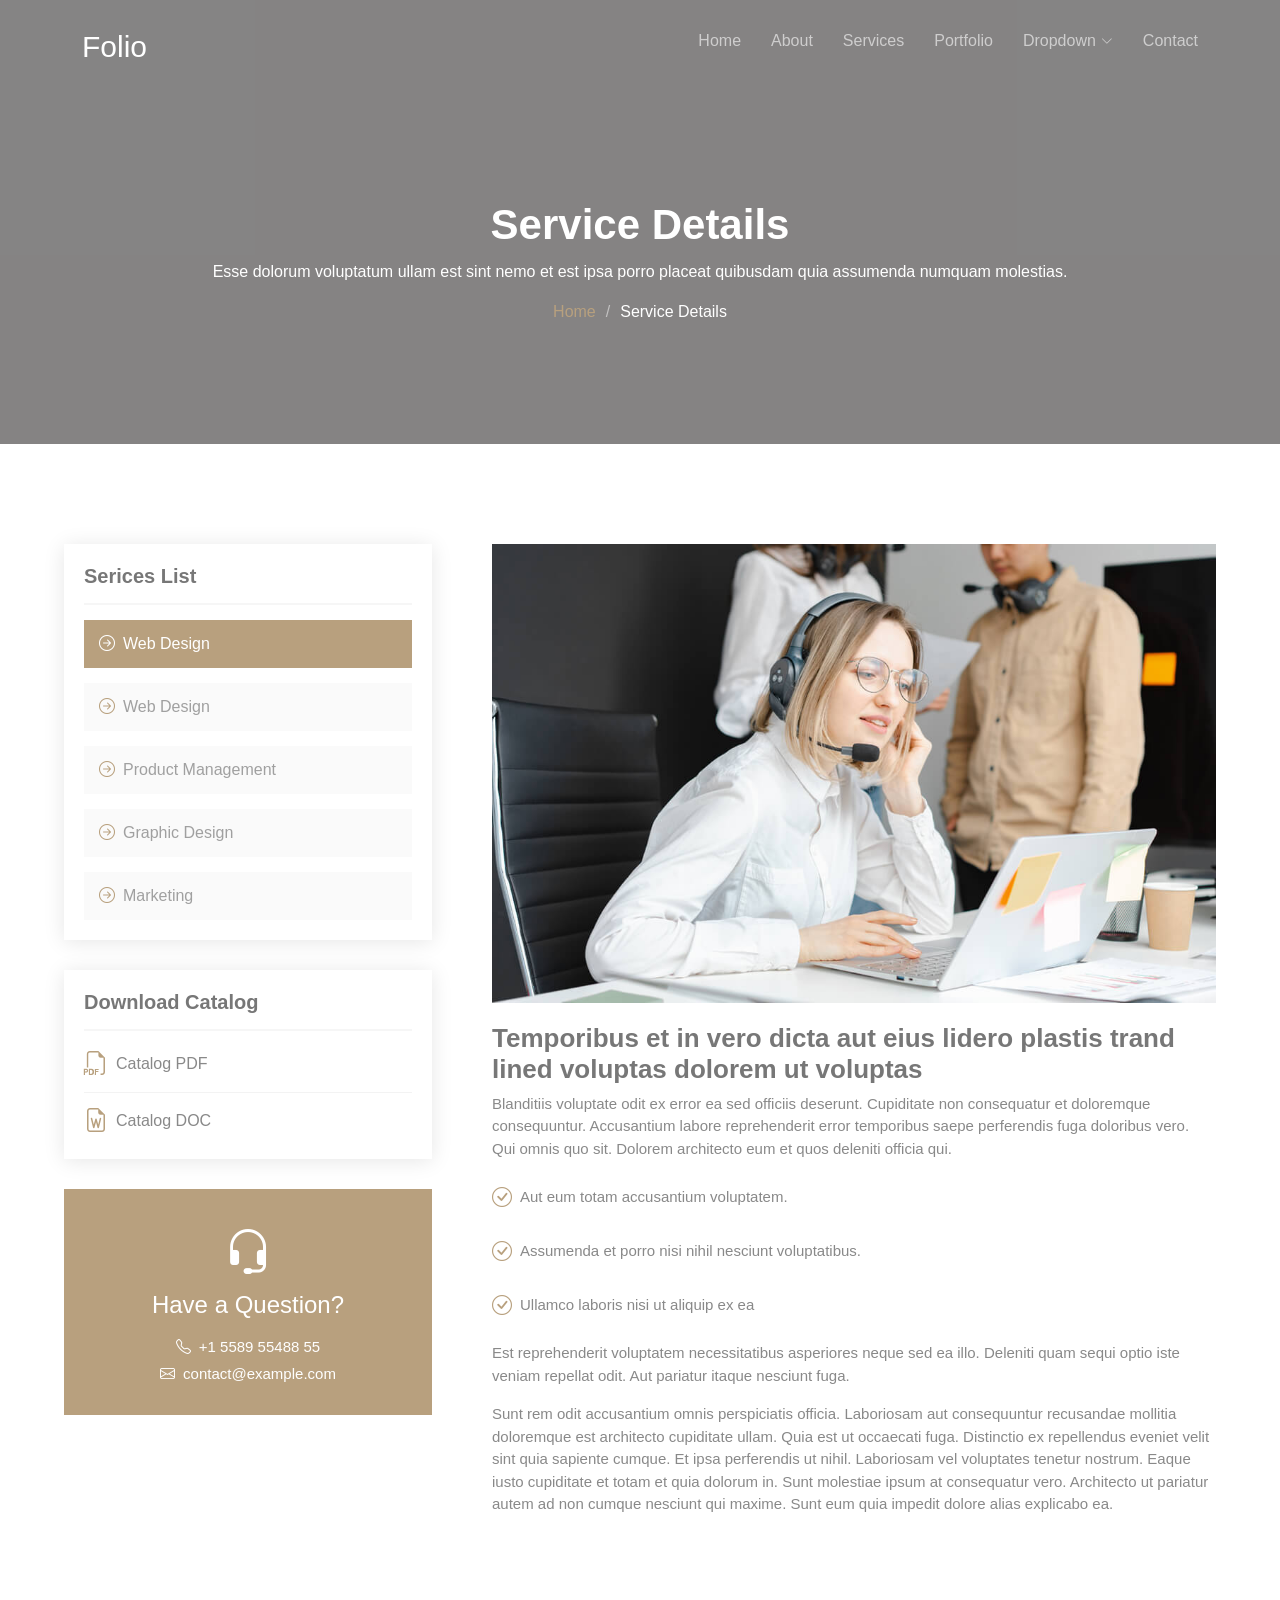
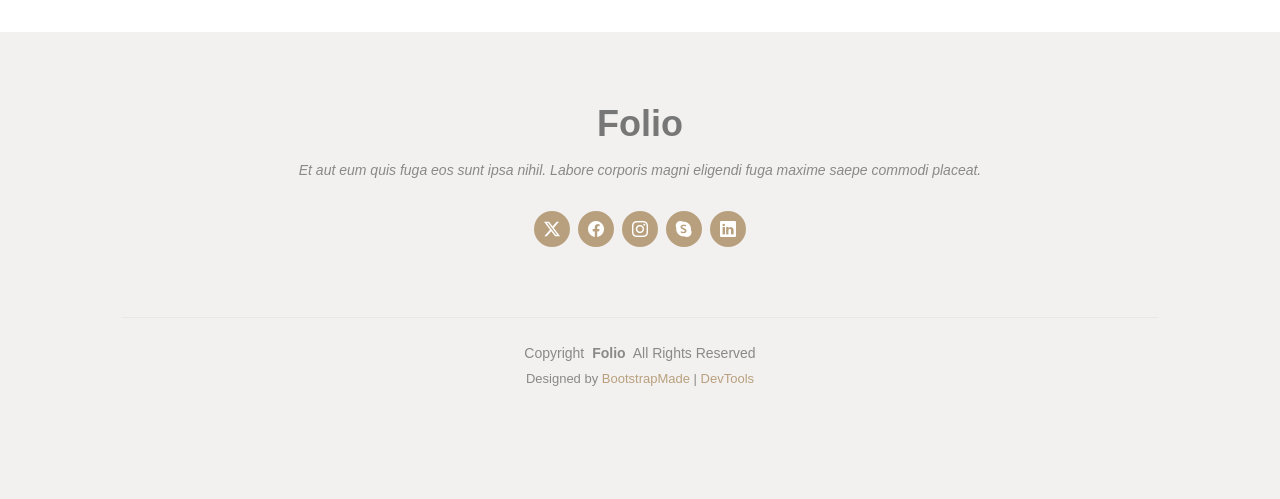
<file: service-details.html>
<!DOCTYPE html>
<html lang="en">

<head>
  <meta charset="utf-8">
  <meta content="width=device-width, initial-scale=1.0" name="viewport">
  <title>Service Details - Folio Bootstrap Template</title>
  <meta name="description" content="">
  <meta name="keywords" content="">

  <!-- Favicons -->
  <link href="assets/img/favicon.png" rel="icon">
  <link href="assets/img/apple-touch-icon.png" rel="apple-touch-icon">

  <!-- Fonts -->
  <link href="https://fonts.googleapis.com" rel="preconnect">
  <link href="https://fonts.gstatic.com" rel="preconnect" crossorigin>
  <link href="https://fonts.googleapis.com/css2?family=Roboto:ital,wght@0,100;0,300;0,400;0,500;0,700;0,900;1,100;1,300;1,400;1,500;1,700;1,900&family=Poppins:ital,wght@0,100;0,200;0,300;0,400;0,500;0,600;0,700;0,800;0,900;1,100;1,200;1,300;1,400;1,500;1,600;1,700;1,800;1,900&family=Playfair+Display:ital,wght@0,400;0,500;0,600;0,700;0,800;0,900;1,400;1,500;1,600;1,700;1,800;1,900&display=swap" rel="stylesheet">

  <!-- Vendor CSS Files -->
  <link href="assets/vendor/bootstrap/css/bootstrap.min.css" rel="stylesheet">
  <link href="assets/vendor/bootstrap-icons/bootstrap-icons.css" rel="stylesheet">
  <link href="assets/vendor/aos/aos.css" rel="stylesheet">
  <link href="assets/vendor/swiper/swiper-bundle.min.css" rel="stylesheet">
  <link href="assets/vendor/glightbox/css/glightbox.min.css" rel="stylesheet">

  <!-- Main CSS File -->
  <link href="assets/css/main.css" rel="stylesheet">

  <!-- =======================================================
  * Template Name: Folio
  * Template URL: https://bootstrapmade.com/folio-bootstrap-portfolio-template/
  * Updated: Aug 08 2024 with Bootstrap v5.3.3
  * Author: BootstrapMade.com
  * License: https://bootstrapmade.com/license/
  ======================================================== -->
</head>

<body class="service-details-page">

  <header id="header" class="header d-flex align-items-center fixed-top">
    <div class="container-fluid container-xl position-relative d-flex align-items-center justify-content-between">

      <a href="index.html" class="logo d-flex align-items-center">
        <!-- Uncomment the line below if you also wish to use an image logo -->
        <!-- <img src="assets/img/logo.png" alt=""> -->
        <h1 class="sitename">Folio</h1>
      </a>

      <nav id="navmenu" class="navmenu">
        <ul>
          <li><a href="#hero">Home</a></li>
          <li><a href="#about">About</a></li>
          <li><a href="#services">Services</a></li>
          <li><a href="#portfolio">Portfolio</a></li>
          <li class="dropdown"><a href="#"><span>Dropdown</span> <i class="bi bi-chevron-down toggle-dropdown"></i></a>
            <ul>
              <li><a href="#">Dropdown 1</a></li>
              <li class="dropdown"><a href="#"><span>Deep Dropdown</span> <i class="bi bi-chevron-down toggle-dropdown"></i></a>
                <ul>
                  <li><a href="#">Deep Dropdown 1</a></li>
                  <li><a href="#">Deep Dropdown 2</a></li>
                  <li><a href="#">Deep Dropdown 3</a></li>
                  <li><a href="#">Deep Dropdown 4</a></li>
                  <li><a href="#">Deep Dropdown 5</a></li>
                </ul>
              </li>
              <li><a href="#">Dropdown 2</a></li>
              <li><a href="#">Dropdown 3</a></li>
              <li><a href="#">Dropdown 4</a></li>
            </ul>
          </li>
          <li><a href="#contact">Contact</a></li>
        </ul>
        <i class="mobile-nav-toggle d-xl-none bi bi-list"></i>
      </nav>

    </div>
  </header>

  <main class="main">

    <!-- Page Title -->
    <div class="page-title dark-background">
      <div class="container position-relative">
        <h1>Service Details</h1>
        <p>Esse dolorum voluptatum ullam est sint nemo et est ipsa porro placeat quibusdam quia assumenda numquam molestias.</p>
        <nav class="breadcrumbs">
          <ol>
            <li><a href="index.html">Home</a></li>
            <li class="current">Service Details</li>
          </ol>
        </nav>
      </div>
    </div><!-- End Page Title -->

    <!-- Service Details Section -->
    <section id="service-details" class="service-details section">

      <div class="container">

        <div class="row gy-5">

          <div class="col-lg-4" data-aos="fade-up" data-aos-delay="100">

            <div class="service-box">
              <h4>Serices List</h4>
              <div class="services-list">
                <a href="#" class="active"><i class="bi bi-arrow-right-circle"></i><span>Web Design</span></a>
                <a href="#"><i class="bi bi-arrow-right-circle"></i><span>Web Design</span></a>
                <a href="#"><i class="bi bi-arrow-right-circle"></i><span>Product Management</span></a>
                <a href="#"><i class="bi bi-arrow-right-circle"></i><span>Graphic Design</span></a>
                <a href="#"><i class="bi bi-arrow-right-circle"></i><span>Marketing</span></a>
              </div>
            </div><!-- End Services List -->

            <div class="service-box">
              <h4>Download Catalog</h4>
              <div class="download-catalog">
                <a href="#"><i class="bi bi-filetype-pdf"></i><span>Catalog PDF</span></a>
                <a href="#"><i class="bi bi-file-earmark-word"></i><span>Catalog DOC</span></a>
              </div>
            </div><!-- End Services List -->

            <div class="help-box d-flex flex-column justify-content-center align-items-center">
              <i class="bi bi-headset help-icon"></i>
              <h4>Have a Question?</h4>
              <p class="d-flex align-items-center mt-2 mb-0"><i class="bi bi-telephone me-2"></i> <span>+1 5589 55488 55</span></p>
              <p class="d-flex align-items-center mt-1 mb-0"><i class="bi bi-envelope me-2"></i> <a href="mailto:contact@example.com">contact@example.com</a></p>
            </div>

          </div>

          <div class="col-lg-8 ps-lg-5" data-aos="fade-up" data-aos-delay="200">
            <img src="assets/img/services.jpg" alt="" class="img-fluid services-img">
            <h3>Temporibus et in vero dicta aut eius lidero plastis trand lined voluptas dolorem ut voluptas</h3>
            <p>
              Blanditiis voluptate odit ex error ea sed officiis deserunt. Cupiditate non consequatur et doloremque consequuntur. Accusantium labore reprehenderit error temporibus saepe perferendis fuga doloribus vero. Qui omnis quo sit. Dolorem architecto eum et quos deleniti officia qui.
            </p>
            <ul>
              <li><i class="bi bi-check-circle"></i> <span>Aut eum totam accusantium voluptatem.</span></li>
              <li><i class="bi bi-check-circle"></i> <span>Assumenda et porro nisi nihil nesciunt voluptatibus.</span></li>
              <li><i class="bi bi-check-circle"></i> <span>Ullamco laboris nisi ut aliquip ex ea</span></li>
            </ul>
            <p>
              Est reprehenderit voluptatem necessitatibus asperiores neque sed ea illo. Deleniti quam sequi optio iste veniam repellat odit. Aut pariatur itaque nesciunt fuga.
            </p>
            <p>
              Sunt rem odit accusantium omnis perspiciatis officia. Laboriosam aut consequuntur recusandae mollitia doloremque est architecto cupiditate ullam. Quia est ut occaecati fuga. Distinctio ex repellendus eveniet velit sint quia sapiente cumque. Et ipsa perferendis ut nihil. Laboriosam vel voluptates tenetur nostrum. Eaque iusto cupiditate et totam et quia dolorum in. Sunt molestiae ipsum at consequatur vero. Architecto ut pariatur autem ad non cumque nesciunt qui maxime. Sunt eum quia impedit dolore alias explicabo ea.
            </p>
          </div>

        </div>

      </div>

    </section><!-- /Service Details Section -->

  </main>

  <footer id="footer" class="footer light-background">
    <div class="container">
      <h3 class="sitename">Folio</h3>
      <p>Et aut eum quis fuga eos sunt ipsa nihil. Labore corporis magni eligendi fuga maxime saepe commodi placeat.</p>
      <div class="social-links d-flex justify-content-center">
        <a href=""><i class="bi bi-twitter-x"></i></a>
        <a href=""><i class="bi bi-facebook"></i></a>
        <a href=""><i class="bi bi-instagram"></i></a>
        <a href=""><i class="bi bi-skype"></i></a>
        <a href=""><i class="bi bi-linkedin"></i></a>
      </div>
      <div class="container">
        <div class="copyright">
          <span>Copyright</span> <strong class="px-1 sitename">Folio</strong> <span>All Rights Reserved</span>
        </div>
        <div class="credits">
          <!-- All the links in the footer should remain intact. -->
          <!-- You can delete the links only if you've purchased the pro version. -->
          <!-- Licensing information: https://bootstrapmade.com/license/ -->
          <!-- Purchase the pro version with working PHP/AJAX contact form: [buy-url] -->
          Designed by <a href="https://bootstrapmade.com/">BootstrapMade</a> | <a href="https://bootstrapmade.com/tools/">DevTools</a>
        </div>
      </div>
    </div>
  </footer>

  <!-- Scroll Top -->
  <a href="#" id="scroll-top" class="scroll-top d-flex align-items-center justify-content-center"><i class="bi bi-arrow-up-short"></i></a>

  <!-- Preloader -->
  <div id="preloader"></div>

  <!-- Vendor JS Files -->
  <script src="assets/vendor/bootstrap/js/bootstrap.bundle.min.js"></script>
  <script src="assets/vendor/php-email-form/validate.js"></script>
  <script src="assets/vendor/aos/aos.js"></script>
  <script src="assets/vendor/typed.js/typed.umd.js"></script>
  <script src="assets/vendor/swiper/swiper-bundle.min.js"></script>
  <script src="assets/vendor/glightbox/js/glightbox.min.js"></script>
  <script src="assets/vendor/imagesloaded/imagesloaded.pkgd.min.js"></script>
  <script src="assets/vendor/isotope-layout/isotope.pkgd.min.js"></script>

  <!-- Main JS File -->
  <script src="assets/js/main.js"></script>

</body>

</html>
</file>
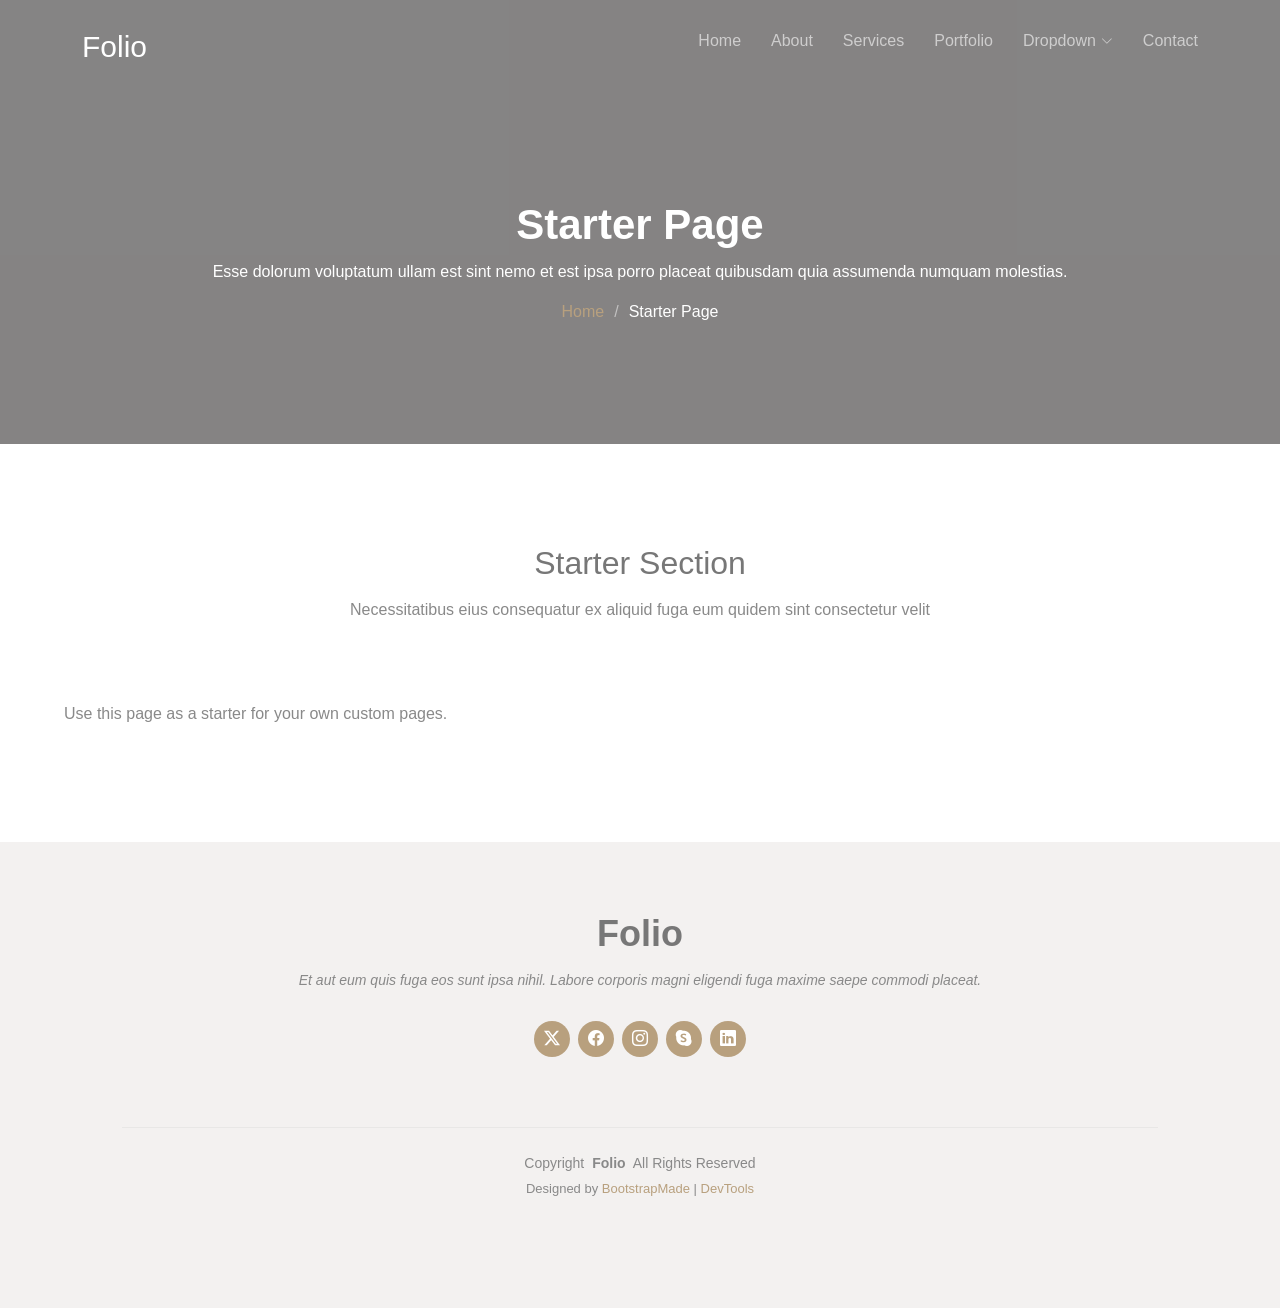
<file: starter-page.html>
<!DOCTYPE html>
<html lang="en">

<head>
  <meta charset="utf-8">
  <meta content="width=device-width, initial-scale=1.0" name="viewport">
  <title>Starter Page - Folio Bootstrap Template</title>
  <meta name="description" content="">
  <meta name="keywords" content="">

  <!-- Favicons -->
  <link href="assets/img/favicon.png" rel="icon">
  <link href="assets/img/apple-touch-icon.png" rel="apple-touch-icon">

  <!-- Fonts -->
  <link href="https://fonts.googleapis.com" rel="preconnect">
  <link href="https://fonts.gstatic.com" rel="preconnect" crossorigin>
  <link href="https://fonts.googleapis.com/css2?family=Roboto:ital,wght@0,100;0,300;0,400;0,500;0,700;0,900;1,100;1,300;1,400;1,500;1,700;1,900&family=Poppins:ital,wght@0,100;0,200;0,300;0,400;0,500;0,600;0,700;0,800;0,900;1,100;1,200;1,300;1,400;1,500;1,600;1,700;1,800;1,900&family=Playfair+Display:ital,wght@0,400;0,500;0,600;0,700;0,800;0,900;1,400;1,500;1,600;1,700;1,800;1,900&display=swap" rel="stylesheet">

  <!-- Vendor CSS Files -->
  <link href="assets/vendor/bootstrap/css/bootstrap.min.css" rel="stylesheet">
  <link href="assets/vendor/bootstrap-icons/bootstrap-icons.css" rel="stylesheet">
  <link href="assets/vendor/aos/aos.css" rel="stylesheet">
  <link href="assets/vendor/swiper/swiper-bundle.min.css" rel="stylesheet">
  <link href="assets/vendor/glightbox/css/glightbox.min.css" rel="stylesheet">

  <!-- Main CSS File -->
  <link href="assets/css/main.css" rel="stylesheet">

  <!-- =======================================================
  * Template Name: Folio
  * Template URL: https://bootstrapmade.com/folio-bootstrap-portfolio-template/
  * Updated: Aug 08 2024 with Bootstrap v5.3.3
  * Author: BootstrapMade.com
  * License: https://bootstrapmade.com/license/
  ======================================================== -->
</head>

<body class="starter-page-page">

  <header id="header" class="header d-flex align-items-center fixed-top">
    <div class="container-fluid container-xl position-relative d-flex align-items-center justify-content-between">

      <a href="index.html" class="logo d-flex align-items-center">
        <!-- Uncomment the line below if you also wish to use an image logo -->
        <!-- <img src="assets/img/logo.png" alt=""> -->
        <h1 class="sitename">Folio</h1>
      </a>

      <nav id="navmenu" class="navmenu">
        <ul>
          <li><a href="#hero">Home</a></li>
          <li><a href="#about">About</a></li>
          <li><a href="#services">Services</a></li>
          <li><a href="#portfolio">Portfolio</a></li>
          <li class="dropdown"><a href="#"><span>Dropdown</span> <i class="bi bi-chevron-down toggle-dropdown"></i></a>
            <ul>
              <li><a href="#">Dropdown 1</a></li>
              <li class="dropdown"><a href="#"><span>Deep Dropdown</span> <i class="bi bi-chevron-down toggle-dropdown"></i></a>
                <ul>
                  <li><a href="#">Deep Dropdown 1</a></li>
                  <li><a href="#">Deep Dropdown 2</a></li>
                  <li><a href="#">Deep Dropdown 3</a></li>
                  <li><a href="#">Deep Dropdown 4</a></li>
                  <li><a href="#">Deep Dropdown 5</a></li>
                </ul>
              </li>
              <li><a href="#">Dropdown 2</a></li>
              <li><a href="#">Dropdown 3</a></li>
              <li><a href="#">Dropdown 4</a></li>
            </ul>
          </li>
          <li><a href="#contact">Contact</a></li>
        </ul>
        <i class="mobile-nav-toggle d-xl-none bi bi-list"></i>
      </nav>

    </div>
  </header>

  <main class="main">

    <!-- Page Title -->
    <div class="page-title dark-background">
      <div class="container position-relative">
        <h1>Starter Page</h1>
        <p>Esse dolorum voluptatum ullam est sint nemo et est ipsa porro placeat quibusdam quia assumenda numquam molestias.</p>
        <nav class="breadcrumbs">
          <ol>
            <li><a href="index.html">Home</a></li>
            <li class="current">Starter Page</li>
          </ol>
        </nav>
      </div>
    </div><!-- End Page Title -->

    <!-- Starter Section Section -->
    <section id="starter-section" class="starter-section section">

      <!-- Section Title -->
      <div class="container section-title" data-aos="fade-up">
        <h2>Starter Section</h2>
        <p>Necessitatibus eius consequatur ex aliquid fuga eum quidem sint consectetur velit</p>
      </div><!-- End Section Title -->

      <div class="container" data-aos="fade-up">
        <p>Use this page as a starter for your own custom pages.</p>
      </div>

    </section><!-- /Starter Section Section -->

  </main>

  <footer id="footer" class="footer light-background">
    <div class="container">
      <h3 class="sitename">Folio</h3>
      <p>Et aut eum quis fuga eos sunt ipsa nihil. Labore corporis magni eligendi fuga maxime saepe commodi placeat.</p>
      <div class="social-links d-flex justify-content-center">
        <a href=""><i class="bi bi-twitter-x"></i></a>
        <a href=""><i class="bi bi-facebook"></i></a>
        <a href=""><i class="bi bi-instagram"></i></a>
        <a href=""><i class="bi bi-skype"></i></a>
        <a href=""><i class="bi bi-linkedin"></i></a>
      </div>
      <div class="container">
        <div class="copyright">
          <span>Copyright</span> <strong class="px-1 sitename">Folio</strong> <span>All Rights Reserved</span>
        </div>
        <div class="credits">
          <!-- All the links in the footer should remain intact. -->
          <!-- You can delete the links only if you've purchased the pro version. -->
          <!-- Licensing information: https://bootstrapmade.com/license/ -->
          <!-- Purchase the pro version with working PHP/AJAX contact form: [buy-url] -->
          Designed by <a href="https://bootstrapmade.com/">BootstrapMade</a> | <a href="https://bootstrapmade.com/tools/">DevTools</a>
        </div>
      </div>
    </div>
  </footer>

  <!-- Scroll Top -->
  <a href="#" id="scroll-top" class="scroll-top d-flex align-items-center justify-content-center"><i class="bi bi-arrow-up-short"></i></a>

  <!-- Preloader -->
  <div id="preloader"></div>

  <!-- Vendor JS Files -->
  <script src="assets/vendor/bootstrap/js/bootstrap.bundle.min.js"></script>
  <script src="assets/vendor/php-email-form/validate.js"></script>
  <script src="assets/vendor/aos/aos.js"></script>
  <script src="assets/vendor/typed.js/typed.umd.js"></script>
  <script src="assets/vendor/swiper/swiper-bundle.min.js"></script>
  <script src="assets/vendor/glightbox/js/glightbox.min.js"></script>
  <script src="assets/vendor/imagesloaded/imagesloaded.pkgd.min.js"></script>
  <script src="assets/vendor/isotope-layout/isotope.pkgd.min.js"></script>

  <!-- Main JS File -->
  <script src="assets/js/main.js"></script>

</body>

</html>
</file>
<file: assets/css/main.css>
/**
* Template Name: Folio
* Template URL: https://bootstrapmade.com/folio-bootstrap-portfolio-template/
* Updated: Aug 08 2024 with Bootstrap v5.3.3
* Author: BootstrapMade.com
* License: https://bootstrapmade.com/license/
*/

/*--------------------------------------------------------------
# Font & Color Variables
# Help: https://bootstrapmade.com/color-system/
--------------------------------------------------------------*/

/* Global Colors - The following color variables are used throughout the website. Updating them here will change the color scheme of the entire website */

/* Nav Menu Colors - The following color variables are used specifically for the navigation menu. They are separate from the global colors to allow for more customization options */
:root {
  font-family: "Roboto Mono", monospace;
  font-style: normal;
  --background-color: #ffffff; /* Background color for the entire website, including individual sections */
  --default-color: #898989; /* Default color used for the majority of the text content across the entire website */
  --heading-color: #777777; /* Color for headings, subheadings and title throughout the website */
  --accent-color: #b8a07e; /* Accent color that represents your brand on the website. It's used for buttons, links, and other elements that need to stand out */
  --surface-color: #ffffff; /* The surface color is used as a background of boxed elements within sections, such as cards, icon boxes, or other elements that require a visual separation from the global background. */
  --contrast-color: #ffffff; /* Contrast color for text, ensuring readability against backgrounds of accent, heading, or default colors. */

  --nav-color: rgba(255, 255, 255, 0.6);  /* The default color of the main navmenu links */
  --nav-hover-color: #ffffff; /* Applied to main navmenu links when they are hovered over or active */
  --nav-mobile-background-color: #ffffff; /* Used as the background color for mobile navigation menu */
  --nav-dropdown-background-color: #ffffff; /* Used as the background color for dropdown items that appear when hovering over primary navigation items */
  --nav-dropdown-color: #898989; /* Used for navigation links of the dropdown items in the navigation menu. */
  --nav-dropdown-hover-color: #b8a07e; /* Similar to --nav-hover-color, this color is applied to dropdown navigation links when they are hovered over. */
}

/* Color Presets - These classes override global colors when applied to any section or element, providing reuse of the sam color scheme. */

.light-background {
  --background-color: #f3f1f0;
  --surface-color: #ffffff;
}

.dark-background {
  --background-color: #858484;
  --default-color: #ffffff;
  --heading-color: #ffffff;
  --surface-color: #9e9e9e;
  --contrast-color: #ffffff;
}

/* Smooth scroll */
:root {
  scroll-behavior: smooth;
}

/*--------------------------------------------------------------
# General Styling & Shared Classes
--------------------------------------------------------------*/
body {
  color: var(--default-color);
  background-color: var(--background-color);
}

a {
  color: var(--accent-color);
  text-decoration: none;
  transition: 0.3s;
}

a:hover {
  color: color-mix(in srgb, var(--accent-color), transparent 25%);
  text-decoration: none;
}

h1,
h2,
h3,
h4,
h5,
h6 {
  color: var(--heading-color);
}

/* PHP Email Form Messages
------------------------------*/
.php-email-form .error-message {
  display: none;
  background: #df1529;
  color: #ffffff;
  text-align: left;
  padding: 15px;
  margin-bottom: 24px;
  font-weight: 600;
}

.php-email-form .sent-message {
  display: none;
  color: #ffffff;
  background: #059652;
  text-align: center;
  padding: 15px;
  margin-bottom: 24px;
  font-weight: 600;
}

.php-email-form .loading {
  display: none;
  background: var(--surface-color);
  text-align: center;
  padding: 15px;
  margin-bottom: 24px;
}

.php-email-form .loading:before {
  content: "";
  display: inline-block;
  border-radius: 50%;
  width: 24px;
  height: 24px;
  margin: 0 10px -6px 0;
  border: 3px solid var(--accent-color);
  border-top-color: var(--surface-color);
  animation: php-email-form-loading 1s linear infinite;
}

@keyframes php-email-form-loading {
  0% {
    transform: rotate(0deg);
  }

  100% {
    transform: rotate(360deg);
  }
}

/*--------------------------------------------------------------
# Global Header
--------------------------------------------------------------*/
.header {
  --background-color: rgba(0, 0, 0, 0);
  --default-color: #ffffff;
  --heading-color: #ffffff;
  color: var(--default-color);
  background-color: var(--background-color);
  padding: 10px 0;
  transition: all 0.5s;
  z-index: 997;
}

.header .logo {
  line-height: 1;
}

.header .logo img {
  max-height: 32px;
  margin-right: 8px;
}

.header .logo h1 {
  font-size: 30px;
  margin: 0;
  font-weight: 4700;
  color: var(--heading-color);
}

.scrolled .header {
  box-shadow: 0px 0 18px rgba(0, 0, 0, 0.1);
}

/* Global Header on Scroll
------------------------------*/
.scrolled .header {
  --background-color: rgba(82, 78, 68, 0.8);
}

/*--------------------------------------------------------------
# Navigation Menu
--------------------------------------------------------------*/
/* Navmenu - Desktop */
@media (min-width: 1200px) {
  .navmenu {
    padding: 0;
  }

  .navmenu ul {
    margin: 0;
    padding: 0;
    display: flex;
    list-style: none;
    align-items: center;
  }

  .navmenu li {
    position: relative;
  }

  .navmenu a,
  .navmenu a:focus {
    color: var(--nav-color);
    padding: 18px 15px;
    font-size: 16px;
    font-weight: 400;
    display: flex;
    align-items: center;
    justify-content: space-between;
    white-space: nowrap;
    transition: 0.3s;
  }

  .navmenu a i,
  .navmenu a:focus i {
    font-size: 12px;
    line-height: 0;
    margin-left: 5px;
    transition: 0.3s;
  }

  .navmenu li:last-child a {
    padding-right: 0;
  }

  .navmenu li:hover>a,
  .navmenu .active,
  .navmenu .active:focus {
    color: var(--nav-hover-color);
  }

  .navmenu .dropdown ul {
    margin: 0;
    padding: 10px 0;
    background: var(--nav-dropdown-background-color);
    display: block;
    position: absolute;
    visibility: hidden;
    left: 14px;
    top: 130%;
    opacity: 0;
    transition: 0.3s;
    border-radius: 4px;
    z-index: 99;
    box-shadow: 0px 0px 30px rgba(0, 0, 0, 0.1);
  }

  .navmenu .dropdown ul li {
    min-width: 200px;
  }

  .navmenu .dropdown ul a {
    padding: 10px 20px;
    font-size: 15px;
    text-transform: none;
    color: var(--nav-dropdown-color);
  }

  .navmenu .dropdown ul a i {
    font-size: 12px;
  }

  .navmenu .dropdown ul a:hover,
  .navmenu .dropdown ul .active:hover,
  .navmenu .dropdown ul li:hover>a {
    color: var(--nav-dropdown-hover-color);
  }

  .navmenu .dropdown:hover>ul {
    opacity: 1;
    top: 100%;
    visibility: visible;
  }

  .navmenu .dropdown .dropdown ul {
    top: 0;
    left: -90%;
    visibility: hidden;
  }

  .navmenu .dropdown .dropdown:hover>ul {
    opacity: 1;
    top: 0;
    left: -100%;
    visibility: visible;
  }
}

/* Navmenu - Mobile */
@media (max-width: 1199px) {
  .mobile-nav-toggle {
    color: var(--nav-color);
    font-size: 28px;
    line-height: 0;
    margin-right: 10px;
    cursor: pointer;
    transition: color 0.3s;
  }

  .navmenu {
    padding: 0;
    z-index: 9997;
  }

  .navmenu ul {
    display: none;
    list-style: none;
    position: absolute;
    inset: 60px 20px 20px 20px;
    padding: 10px 0;
    margin: 0;
    border-radius: 6px;
    background-color: var(--nav-mobile-background-color);
    overflow-y: auto;
    transition: 0.3s;
    z-index: 9998;
    box-shadow: 0px 0px 30px rgba(0, 0, 0, 0.1);
  }

  .navmenu a,
  .navmenu a:focus {
    color: var(--nav-dropdown-color);
    padding: 10px 20px;
    font-size: 17px;
    font-weight: 500;
    display: flex;
    align-items: center;
    justify-content: space-between;
    white-space: nowrap;
    transition: 0.3s;
  }

  .navmenu a i,
  .navmenu a:focus i {
    font-size: 12px;
    line-height: 0;
    margin-left: 5px;
    width: 30px;
    height: 30px;
    display: flex;
    align-items: center;
    justify-content: center;
    border-radius: 50%;
    transition: 0.3s;
    background-color: color-mix(in srgb, var(--accent-color), transparent 90%);
  }

  .navmenu a i:hover,
  .navmenu a:focus i:hover {
    background-color: var(--accent-color);
    color: var(--contrast-color);
  }

  .navmenu a:hover,
  .navmenu .active,
  .navmenu .active:focus {
    color: var(--nav-dropdown-hover-color);
  }

  .navmenu .active i,
  .navmenu .active:focus i {
    background-color: var(--accent-color);
    color: var(--contrast-color);
    transform: rotate(180deg);
  }

  .navmenu .dropdown ul {
    position: static;
    display: none;
    z-index: 99;
    padding: 10px 0;
    margin: 10px 20px;
    background-color: var(--nav-dropdown-background-color);
    border: 1px solid color-mix(in srgb, var(--default-color), transparent 90%);
    box-shadow: none;
    transition: all 0.5s ease-in-out;
  }

  .navmenu .dropdown ul ul {
    background-color: rgba(33, 37, 41, 0.1);
  }

  .navmenu .dropdown>.dropdown-active {
    display: block;
    background-color: rgba(33, 37, 41, 0.03);
  }

  .mobile-nav-active {
    overflow: hidden;
  }

  .mobile-nav-active .mobile-nav-toggle {
    color: #fff;
    position: absolute;
    font-size: 32px;
    top: 15px;
    right: 15px;
    margin-right: 0;
    z-index: 9999;
  }

  .mobile-nav-active .navmenu {
    position: fixed;
    overflow: hidden;
    inset: 0;
    background: rgba(33, 37, 41, 0.8);
    transition: 0.3s;
  }

  .mobile-nav-active .navmenu>ul {
    display: block;
  }
}

/*--------------------------------------------------------------
# Global Footer
--------------------------------------------------------------*/
.footer {
  color: var(--default-color);
  background-color: var(--background-color);
  font-size: 14px;
  text-align: center;
  padding: 30px 0;
  position: relative;
}

.footer h3 {
  font-size: 36px;
  font-weight: 700;
  position: relative;
  padding: 0;
  margin: 0 0 15px 0;
}

.footer p {
  font-size: 15;
  font-style: italic;
  padding: 0;
  margin: 0 0 30px 0;
}

.footer .social-links {
  margin: 0 0 30px 0;
}

.footer .social-links a {
  font-size: 16px;
  display: flex;
  align-items: center;
  justify-content: center;
  background: var(--accent-color);
  color: var(--contrast-color);
  line-height: 1;
  margin: 0 4px;
  border-radius: 50%;
  text-align: center;
  width: 36px;
  height: 36px;
  transition: 0.3s;
}

.footer .social-links a:hover {
  background: color-mix(in srgb, var(--accent-color), transparent 20%);
  text-decoration: none;
}

.footer .copyright {
  padding-top: 25px;
  border-top: 1px solid color-mix(in srgb, var(--default-color), transparent 90%);
}

.footer .credits {
  font-size: 13px;
  padding-top: 5px;
}

/*--------------------------------------------------------------
# Preloader
--------------------------------------------------------------*/
#preloader {
  position: fixed;
  inset: 0;
  z-index: 999999;
  overflow: hidden;
  background: var(--background-color);
  transition: all 0.6s ease-out;
}

#preloader:before {
  content: "";
  position: fixed;
  top: calc(50% - 30px);
  left: calc(50% - 30px);
  border: 6px solid #ffffff;
  border-color: var(--accent-color) transparent var(--accent-color) transparent;
  border-radius: 50%;
  width: 60px;
  height: 60px;
  animation: animate-preloader 1.5s linear infinite;
}

@keyframes animate-preloader {
  0% {
    transform: rotate(0deg);
  }

  100% {
    transform: rotate(360deg);
  }
}

/*--------------------------------------------------------------
# Scroll Top Button
--------------------------------------------------------------*/
.scroll-top {
  position: fixed;
  visibility: hidden;
  opacity: 0;
  right: 15px;
  bottom: 15px;
  z-index: 99999;
  background-color: var(--accent-color);
  width: 40px;
  height: 40px;
  border-radius: 4px;
  transition: all 0.4s;
}

.scroll-top i {
  font-size: 24px;
  color: var(--contrast-color);
  line-height: 0;
}

.scroll-top:hover {
  background-color: color-mix(in srgb, var(--accent-color), transparent 20%);
  color: var(--contrast-color);
}

.scroll-top.active {
  visibility: visible;
  opacity: 1;
}

/*--------------------------------------------------------------
# Disable aos animation delay on mobile devices
--------------------------------------------------------------*/
@media screen and (max-width: 768px) {
  [data-aos-delay] {
    transition-delay: 0 !important;
  }
}

/*--------------------------------------------------------------
# Global Page Titles & Breadcrumbs
--------------------------------------------------------------*/
.page-title {
  color: var(--default-color);
  background-color: var(--background-color);
  padding: 160px 0 80px 0;
  text-align: center;
  position: relative;
}

.page-title:before {
  content: "";
  background-color: color-mix(in srgb, var(--background-color), transparent 50%);
  position: absolute;
  inset: 0;
}

.page-title h1 {
  font-size: 42px;
  font-weight: 700;
  margin-bottom: 10px;
}

.page-title .breadcrumbs ol {
  display: flex;
  flex-wrap: wrap;
  list-style: none;
  justify-content: center;
  padding: 0;
  margin: 0;
  font-size: 16px;
  font-weight: 400;
}

.page-title .breadcrumbs ol li+li {
  padding-left: 10px;
}

.page-title .breadcrumbs ol li+li::before {
  content: "/";
  display: inline-block;
  padding-right: 10px;
  color: color-mix(in srgb, var(--default-color), transparent 50%);
}

/*--------------------------------------------------------------
# Global Sections
--------------------------------------------------------------*/
section,
.section {
  color: var(--default-color);
  background-color: var(--background-color);
  padding: 60px 0;
  scroll-margin-top: 80px;
  overflow: clip;
}

@media (max-width: 1199px) {

  section,
  .section {
    scroll-margin-top: 56px;
  }
}

/*--------------------------------------------------------------
# Global Section Titles
--------------------------------------------------------------*/
.section-title {
  text-align: center;
  padding-bottom: 60px;
  position: relative;
}

.section-title h2 {
  font-size: 32px;
  font-weight: 300;
  margin-bottom: 15px;
}

.section-title p {
  margin-bottom: 0;
}

/*--------------------------------------------------------------
# Hero Section
--------------------------------------------------------------*/
.hero {
  width: 100%;
  min-height: 100vh;
  position: relative;
  padding: 80px 0;
  display: flex;
  align-items: center;
  justify-content: center;
}

.hero img {
  position: absolute;
  inset: 0;
  display: block;
  width: 100%;
  height: 100%;
  object-fit: cover;
  z-index: 1;
}

.hero:before {
  content: "";
  background: color-mix(in srgb, var(--background-color), transparent 80%);
  position: absolute;
  inset: 0;
  z-index: 2;
}

.hero .container {
  position: relative;
  z-index: 3;
}

.hero h2 {
  margin: 0;
  font-size: 64px;
  font-weight: 700;
}

.hero p {
  margin: 5px 0 0 0;
  font-size: 26px;
}

.hero p span {
  letter-spacing: 1px;
  border-bottom: 2px solid var(--accent-color);
}

.hero .social-links {
  margin-top: 25px;
}

.hero .social-links a {
  font-size: 24px;
  display: inline-block;
  color: color-mix(in srgb, var(--default-color), transparent 50%);
  line-height: 1;
  margin-right: 20px;
  transition: 0.3s;
}

.hero .social-links a:hover {
  color: var(--accent-color);
}

@media (max-width: 768px) {
  .hero h2 {
    font-size: 32px;
  }

  .hero p {
    font-size: 20px;
  }
}

/*--------------------------------------------------------------
# About Section
--------------------------------------------------------------*/
.about .profile-img {
  border: 20px solid var(--accent-color);
  padding: 0;
}

.about .profile-img img {
  margin-top: -60px;
  margin-left: 40px;
  margin-bottom: 40px;
  position: relative;
  z-index: 1;
}

.about .content h3 {
  font-size: 1.75rem;
  font-weight: 700;
}

.about .content .fst-italic {
  color: color-mix(in srgb, var(--default-color), var(--contrast-color) 50%);
}

.about .content ul {
  list-style: none;
  padding: 0;
}

.about .content ul li {
  padding: 10px 0 0 0;
  display: flex;
}

.about .content ul i {
  color: var(--accent-color);
  margin-right: 0.5rem;
  line-height: 1.2;
  font-size: 1.25rem;
}

.about .content p:last-child {
  margin-bottom: 0;
}

/*--------------------------------------------------------------
# Services Section
--------------------------------------------------------------*/
.services .service-item {
  position: relative;
  height: 100%;
  margin-bottom: 30px;
}

.services .service-item .icon {
  margin-right: 20px;
}

.services .service-item .icon i {
  color: var(--accent-color);
  font-size: 40px;
  line-height: 0;
  transition: 0.3s;
}

.services .service-item:hover .icon i {
  color: var(--accent-color);
}

.services .service-item .title {
  color: var(--heading-color);
  font-weight: 700;
  margin-bottom: 10px;
  font-size: 20px;
  transition: 0.3s;
}

.services .service-item .description {
  font-size: 15px;
  color: color-mix(in srgb, var(--default-color), transparent 30%);
  margin-bottom: 10px;
}

.services .service-item .readmore {
  display: flex;
  align-items: center;
  color: color-mix(in srgb, var(--default-color), transparent 50%);
  transition: 0.3s;
  font-weight: 700;
  font-size: 14px;
}

.services .service-item .readmore i {
  margin-left: 8px;
}

.services .service-item:hover .title,
.services .service-item:hover .readmore,
.services .service-item:hover .icon i {
  color: var(--accent-color);
}

/*--------------------------------------------------------------
# Testimonials Section
--------------------------------------------------------------*/
.testimonials .section-header {
  margin-bottom: 40px;
}

.testimonials .testimonials-carousel,
.testimonials .testimonials-slider {
  overflow: hidden;
}

.testimonials .testimonial-item {
  text-align: center;
}

.testimonials .testimonial-item .testimonial-img {
  width: 120px;
  border-radius: 50%;
  border: 4px solid var(--background-color);
  margin: 0 auto;
}

.testimonials .testimonial-item h3 {
  font-size: 20px;
  font-weight: bold;
  margin: 10px 0 5px 0;
}

.testimonials .testimonial-item h4 {
  font-size: 14px;
  color: color-mix(in srgb, var(--default-color), transparent 40%);
  margin: 0 0 15px 0;
}

.testimonials .testimonial-item .stars {
  margin-bottom: 15px;
}

.testimonials .testimonial-item .stars i {
  color: #ffc107;
  margin: 0 1px;
}

.testimonials .testimonial-item .quote-icon-left,
.testimonials .testimonial-item .quote-icon-right {
  color: color-mix(in srgb, var(--accent-color), transparent 50%);
  font-size: 26px;
  line-height: 0;
}

.testimonials .testimonial-item .quote-icon-left {
  display: inline-block;
  left: -5px;
  position: relative;
}

.testimonials .testimonial-item .quote-icon-right {
  display: inline-block;
  right: -5px;
  position: relative;
  top: 10px;
  transform: scale(-1, -1);
}

.testimonials .testimonial-item p {
  font-style: italic;
  margin: 0 auto 15px auto;
}

.testimonials .swiper-wrapper {
  height: auto;
}

.testimonials .swiper-pagination {
  margin-top: 20px;
  position: relative;
}

.testimonials .swiper-pagination .swiper-pagination-bullet {
  width: 12px;
  height: 12px;
  opacity: 1;
  background-color: color-mix(in srgb, var(--default-color), transparent 85%);
}

.testimonials .swiper-pagination .swiper-pagination-bullet-active {
  background-color: var(--accent-color);
}

@media (min-width: 992px) {
  .testimonials .testimonial-item p {
    width: 80%;
  }
}

/*--------------------------------------------------------------
# Portfolio Section
--------------------------------------------------------------*/
.portfolio .portfolio-filters {
  padding: 0;
  margin: 0 auto 20px auto;
  list-style: none;
  text-align: center;
}

.portfolio .portfolio-filters li {
  cursor: pointer;
  display: inline-block;
  padding: 0;
  font-size: 18px;
  font-weight: 500;
  margin: 0 10px;
  line-height: 1;
  margin-bottom: 5px;
  transition: all 0.3s ease-in-out;
}

.portfolio .portfolio-filters li:hover,
.portfolio .portfolio-filters li.filter-active {
  color: var(--accent-color);
}

.portfolio .portfolio-filters li:first-child {
  margin-left: 0;
}

.portfolio .portfolio-filters li:last-child {
  margin-right: 0;
}

@media (max-width: 575px) {
  .portfolio .portfolio-filters li {
    font-size: 14px;
    margin: 0 5px;
  }
}

.portfolio .portfolio-content {
  position: relative;
  overflow: hidden;
}

.portfolio .portfolio-content img {
  transition: 0.3s;
}

.portfolio .portfolio-content .portfolio-info {
  opacity: 0;
  position: absolute;
  inset: 0;
  z-index: 3;
  transition: all ease-in-out 0.3s;
  background: rgba(0, 0, 0, 0.6);
  padding: 15px;
}

.portfolio .portfolio-content .portfolio-info h4 {
  font-size: 14px;
  padding: 5px 10px;
  font-weight: 400;
  color: #ffffff;
  display: inline-block;
  background-color: var(--accent-color);
}

.portfolio .portfolio-content .portfolio-info p {
  position: absolute;
  bottom: 10px;
  text-align: center;
  display: inline-block;
  left: 0;
  right: 0;
  font-size: 16px;
  font-weight: 600;
  color: rgba(255, 255, 255, 0.8);
}

.portfolio .portfolio-content .portfolio-info .preview-link,
.portfolio .portfolio-content .portfolio-info .details-link {
  position: absolute;
  left: calc(50% - 40px);
  font-size: 26px;
  top: calc(50% - 14px);
  color: #fff;
  transition: 0.3s;
  line-height: 1.2;
}

.portfolio .portfolio-content .portfolio-info .preview-link:hover,
.portfolio .portfolio-content .portfolio-info .details-link:hover {
  color: var(--accent-color);
}

.portfolio .portfolio-content .portfolio-info .details-link {
  left: 50%;
  font-size: 34px;
  line-height: 0;
}

.portfolio .portfolio-content:hover .portfolio-info {
  opacity: 1;
}

.portfolio .portfolio-content:hover img {
  transform: scale(1.1);
}

/*--------------------------------------------------------------
# Pricing Section
--------------------------------------------------------------*/
.pricing .pricing-item {
  background-color: color-mix(in srgb, var(--accent-color), transparent 96%);
  padding: 40px 40px;
  height: 100%;
  border-radius: 15px;
}

.pricing h3 {
  font-weight: 600;
  margin-bottom: 15px;
  font-size: 20px;
}

.pricing h4 {
  color: var(--accent-color);
  font-size: 48px;
  font-weight: 700;
  margin-bottom: 0;
}

.pricing h4 sup {
  font-size: 28px;
}

.pricing h4 span {
  color: color-mix(in srgb, var(--default-color), transparent 50%);
  font-size: 18px;
  font-weight: 500;
}

.pricing .description {
  font-size: 14px;
}

.pricing .cta-btn {
  border: 1px solid var(--default-color);
  color: var(--default-color);
  display: block;
  text-align: center;
  padding: 10px 35px;
  border-radius: 5px;
  font-size: 16px;
  font-weight: 500;
  transition: 0.3s;
  margin-top: 20px;
  margin-bottom: 6px;
}

.pricing .cta-btn:hover {
  background: var(--accent-color);
  color: var(--contrast-color);
  border-color: var(--accent-color);
}

.pricing ul {
  padding: 0;
  list-style: none;
  color: color-mix(in srgb, var(--default-color), transparent 30%);
  text-align: left;
  line-height: 20px;
}

.pricing ul li {
  padding: 10px 0;
  display: flex;
  align-items: center;
}

.pricing ul li:last-child {
  padding-bottom: 0;
}

.pricing ul i {
  color: #059652;
  font-size: 24px;
  padding-right: 3px;
}

.pricing ul .na {
  color: color-mix(in srgb, var(--default-color), transparent 60%);
}

.pricing ul .na i {
  color: color-mix(in srgb, var(--default-color), transparent 60%);
}

.pricing ul .na span {
  text-decoration: line-through;
}

.pricing .featured {
  position: relative;
}

.pricing .featured .popular {
  position: absolute;
  top: 15px;
  right: 15px;
  background-color: var(--accent-color);
  color: var(--contrast-color);
  padding: 4px 15px 6px 15px;
  margin: 0;
  border-radius: 5px;
  font-size: 14px;
  font-weight: 500;
}

.pricing .featured .cta-btn {
  background: var(--accent-color);
  color: var(--contrast-color);
  border-color: var(--accent-color);
}

@media (max-width: 992px) {
  .pricing .box {
    max-width: 60%;
    margin: 0 auto 30px auto;
  }
}

@media (max-width: 767px) {
  .pricing .box {
    max-width: 80%;
    margin: 0 auto 30px auto;
  }
}

@media (max-width: 420px) {
  .pricing .box {
    max-width: 100%;
    margin: 0 auto 30px auto;
  }
}

/*--------------------------------------------------------------
# Contact Section
--------------------------------------------------------------*/
.contact .info-wrap {
  background-color: var(--surface-color);
  box-shadow: 0px 0px 20px rgba(0, 0, 0, 0.1);
  padding: 30px;
  margin-bottom: 30px;
}

.contact .info-item i {
  font-size: 20px;
  color: var(--accent-color);
  width: 56px;
  height: 56px;
  display: flex;
  justify-content: center;
  align-items: center;
  transition: all 0.3s ease-in-out;
  border-radius: 50%;
  border: 1px solid color-mix(in srgb, var(--accent-color), transparent 40%);
  margin-right: 15px;
}

.contact .info-item h3 {
  font-size: 18px;
  font-weight: 700;
  margin: 0 0 2px 0;
}

.contact .info-item p {
  padding: 0;
  margin-bottom: 0;
  font-size: 14px;
}

.contact .info-item:hover i {
  background: var(--accent-color);
  color: var(--contrast-color);
}

.contact .php-email-form {
  background-color: var(--surface-color);
  box-shadow: 0px 0px 20px rgba(0, 0, 0, 0.1);
  padding: 30px;
}

@media (max-width: 575px) {
  .contact .php-email-form {
    padding: 20px;
  }
}

.contact .php-email-form input[type=text],
.contact .php-email-form input[type=email],
.contact .php-email-form textarea {
  font-size: 14px;
  padding: 10px 15px;
  box-shadow: none;
  border-radius: 0;
  color: var(--default-color);
  background-color: color-mix(in srgb, var(--background-color), transparent 50%);
  border-color: color-mix(in srgb, var(--default-color), transparent 80%);
}

.contact .php-email-form input[type=text]:focus,
.contact .php-email-form input[type=email]:focus,
.contact .php-email-form textarea:focus {
  border-color: var(--accent-color);
}

.contact .php-email-form input[type=text]::placeholder,
.contact .php-email-form input[type=email]::placeholder,
.contact .php-email-form textarea::placeholder {
  color: color-mix(in srgb, var(--default-color), transparent 70%);
}

.contact .php-email-form button[type=submit] {
  color: var(--contrast-color);
  background: var(--accent-color);
  border: 0;
  padding: 10px 30px;
  transition: 0.4s;
  border-radius: 50px;
}

.contact .php-email-form button[type=submit]:hover {
  background: color-mix(in srgb, var(--accent-color), transparent 20%);
}

/*--------------------------------------------------------------
# Portfolio Details Section
--------------------------------------------------------------*/
.portfolio-details .portfolio-details-slider img {
  width: 100%;
}

.portfolio-details .portfolio-details-slider .swiper-pagination {
  margin-top: 20px;
  position: relative;
}

.portfolio-details .portfolio-details-slider .swiper-pagination .swiper-pagination-bullet {
  width: 12px;
  height: 12px;
  background-color: color-mix(in srgb, var(--default-color), transparent 85%);
  opacity: 1;
}

.portfolio-details .portfolio-details-slider .swiper-pagination .swiper-pagination-bullet-active {
  background-color: var(--accent-color);
}

.portfolio-details .portfolio-info {
  background-color: var(--surface-color);
  padding: 30px;
  box-shadow: 0px 0 30px rgba(0, 0, 0, 0.1);
}

.portfolio-details .portfolio-info h3 {
  font-size: 22px;
  font-weight: 700;
  margin-bottom: 20px;
  padding-bottom: 20px;
  border-bottom: 1px solid color-mix(in srgb, var(--default-color), transparent 85%);
}

.portfolio-details .portfolio-info ul {
  list-style: none;
  padding: 0;
  font-size: 15px;
}

.portfolio-details .portfolio-info ul li+li {
  margin-top: 10px;
}

.portfolio-details .portfolio-description {
  padding-top: 30px;
}

.portfolio-details .portfolio-description h2 {
  font-size: 26px;
  font-weight: 700;
  margin-bottom: 20px;
}

.portfolio-details .portfolio-description p {
  padding: 0;
  color: color-mix(in srgb, var(--default-color), transparent 30%);
}

/*--------------------------------------------------------------
# Service Details Section
--------------------------------------------------------------*/
.service-details .service-box {
  background-color: var(--surface-color);
  padding: 20px;
  box-shadow: 0px 2px 20px rgba(0, 0, 0, 0.1);
}

.service-details .service-box+.service-box {
  margin-top: 30px;
}

.service-details .service-box h4 {
  font-size: 20px;
  font-weight: 700;
  border-bottom: 2px solid color-mix(in srgb, var(--default-color), transparent 92%);
  padding-bottom: 15px;
  margin-bottom: 15px;
}

.service-details .services-list {
  background-color: var(--surface-color);
}

.service-details .services-list a {
  color: color-mix(in srgb, var(--default-color), transparent 20%);
  background-color: color-mix(in srgb, var(--default-color), transparent 96%);
  display: flex;
  align-items: center;
  padding: 12px 15px;
  margin-top: 15px;
  transition: 0.3s;
}

.service-details .services-list a:first-child {
  margin-top: 0;
}

.service-details .services-list a i {
  font-size: 16px;
  margin-right: 8px;
  color: var(--accent-color);
}

.service-details .services-list a.active {
  color: var(--contrast-color);
  background-color: var(--accent-color);
}

.service-details .services-list a.active i {
  color: var(--contrast-color);
}

.service-details .services-list a:hover {
  background-color: color-mix(in srgb, var(--accent-color), transparent 95%);
  color: var(--accent-color);
}

.service-details .download-catalog a {
  color: var(--default-color);
  display: flex;
  align-items: center;
  padding: 10px 0;
  transition: 0.3s;
  border-top: 1px solid color-mix(in srgb, var(--default-color), transparent 90%);
}

.service-details .download-catalog a:first-child {
  border-top: 0;
  padding-top: 0;
}

.service-details .download-catalog a:last-child {
  padding-bottom: 0;
}

.service-details .download-catalog a i {
  font-size: 24px;
  margin-right: 8px;
  color: var(--accent-color);
}

.service-details .download-catalog a:hover {
  color: var(--accent-color);
}

.service-details .help-box {
  background-color: var(--accent-color);
  color: var(--contrast-color);
  margin-top: 30px;
  padding: 30px 15px;
}

.service-details .help-box .help-icon {
  font-size: 48px;
}

.service-details .help-box h4,
.service-details .help-box a {
  color: var(--contrast-color);
}

.service-details .services-img {
  margin-bottom: 20px;
}

.service-details h3 {
  font-size: 26px;
  font-weight: 700;
}

.service-details p {
  font-size: 15px;
}

.service-details ul {
  list-style: none;
  padding: 0;
  font-size: 15px;
}

.service-details ul li {
  padding: 5px 0;
  display: flex;
  align-items: center;
}

.service-details ul i {
  font-size: 20px;
  margin-right: 8px;
  color: var(--accent-color);
}

/*--------------------------------------------------------------
# Starter Section Section
--------------------------------------------------------------*/
.starter-section {
  /* Add your styles here */
}

body{
  background:#f5f5f5;
  font-family:Arial, sans-serif;
  margin:0;
}

.container{
  width:90%;
  max-width:1200px;
  margin:auto;
  padding:40px 0;
}

h1{
  font-size:50px;
  margin-bottom:10px;
}

.subtitle{
  color:#666;
  margin-bottom:30px;
}

.card{
  background:white;
  border-radius:20px;
  padding:30px;
  margin-bottom:30px;
  box-shadow:0 5px 20px rgba(0,0,0,.08);

  display:flex;
  justify-content:space-between;
  gap:30px;
}

.left{
  flex:2;
}

.right{
  flex:1;
}

.date{
  display:inline-block;
  margin:10px 0 20px;
  color:#8b6d46;
  font-weight:600;
}

ul li{
  margin-bottom:12px;
  line-height:1.6;
}

.stats{
  display:flex;
  justify-content:space-around;
  text-align:center;
  margin:20px 0;
}

.stats h2{
  margin:0;
  color:#b08a5a;
}

.tags{
  display:flex;
  flex-wrap:wrap;
  gap:10px;
}

.tags span{
  background:#f0f0f0;
  padding:8px 14px;
  border-radius:20px;
}

.impact{
  margin-top:20px;
  background:#eef3ff;
  padding:15px;
  border-radius:12px;
}

@media(max-width:768px){

.card{
  flex-direction:column;
}

h1{
  font-size:35px;
}

}

.theme-btn{
  border:none;
  background:none;
  font-size:22px;
  cursor:pointer;
  color:var(--default-color);
}

.dark-mode{
  background:#121212 !important;
  color:#ffffff !important;
}

.dark-mode section{
  background:#121212 !important;
}

.dark-mode .service-item,
.dark-mode .info-wrap,
.dark-mode .card{
  background:#1e1e1e !important;
  color:white !important;
}

.dark-mode h1,
.dark-mode h2,
.dark-mode h3,
.dark-mode p,
.dark-mode li{
  color:white !important;
}
</file>
